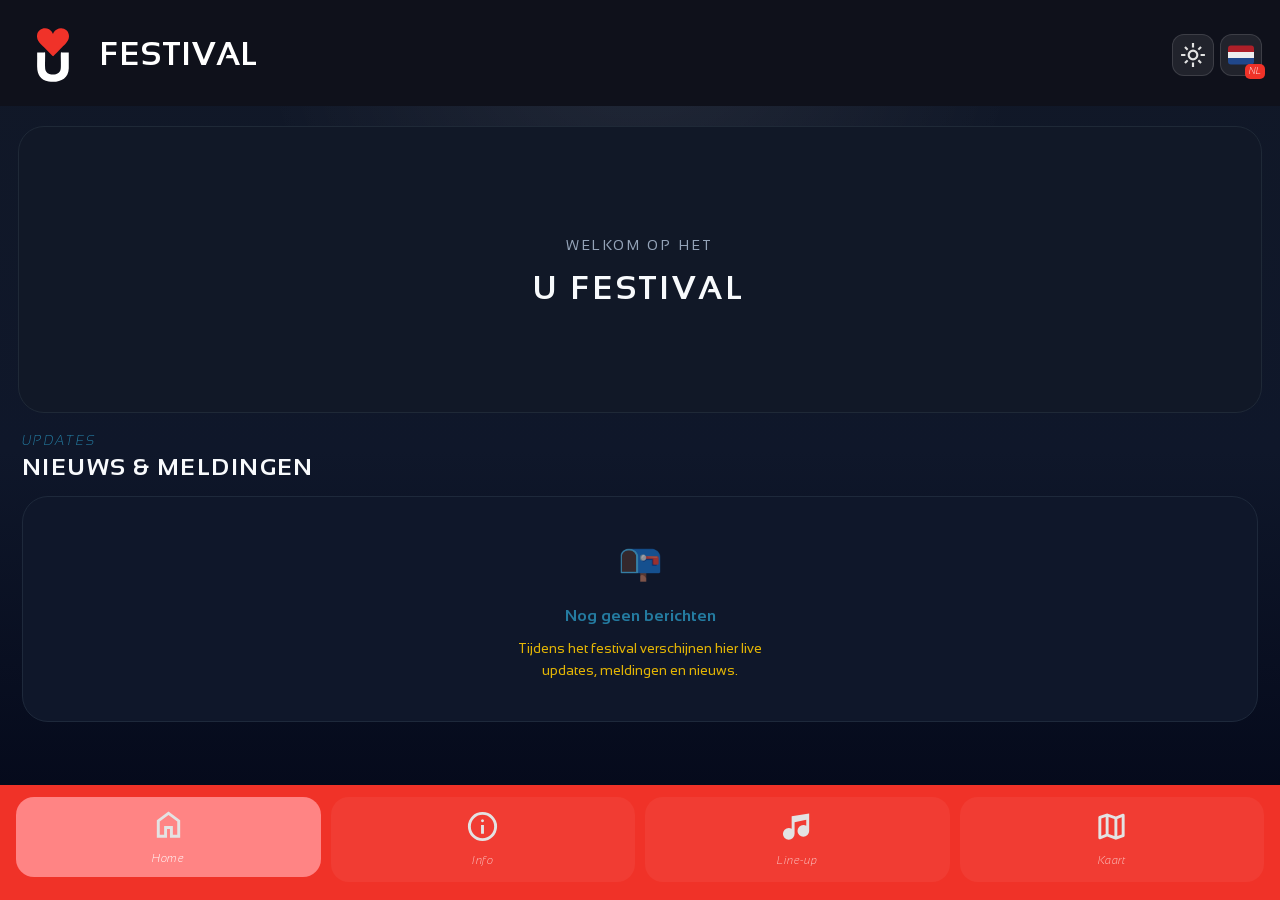
<file: index.html>
<!DOCTYPE html>
<html lang="nl" data-theme="dark" data-lang="nl">
<head>
    <meta charset="UTF-8">
    <meta name="viewport" content="width=device-width, initial-scale=1.0, viewport-fit=cover">
    <title>U Festival</title>
    <link rel="stylesheet" href="./style.css">
    <link rel="manifest" href="./manifest.json">
    <meta name="theme-color" content="#f03228">
    <meta name="mobile-web-app-capable" content="yes">
    <meta name="apple-mobile-web-app-capable" content="yes">
    <meta name="apple-mobile-web-app-status-bar-style" content="black-translucent">
    <meta name="apple-mobile-web-app-title" content="U Festival">
    <link rel="apple-touch-icon" href="./icons/icon-192.png">
    <link rel="preconnect" href="https://fonts.googleapis.com">
    <link rel="preconnect" href="https://fonts.gstatic.com" crossorigin>
    <link href="https://fonts.googleapis.com/css2?family=Sansation:ital,wght@0,300;0,400;0,700;1,300;1,400;1,700&display=swap" rel="stylesheet">
    <!-- Prevent flash of wrong theme/lang -->
    <script>
        (function () {
            var t = localStorage.getItem('ufestival-theme') || 'dark';
            var l = localStorage.getItem('ufestival-lang') || 'nl';
            document.documentElement.dataset.theme = t;
            document.documentElement.dataset.lang = l;
            document.documentElement.lang = l === 'nl' ? 'nl' : 'en';
        })();
    </script>
</head>
<body>
    <div class="app-screen">
        <header class="app-header">
            <div class="header-left">
                <img class="brand-logo" src="svg_files/logo_white.svg" alt="U Festival logo">
                <span class="title-text">FESTIVAL</span>
            </div>
            <div class="header-right">
                <button class="icon-btn theme-btn" id="theme-toggle" aria-label="Schakel lichte modus">
                    <img src="svg_files/light_mode.svg" alt="Toggle theme">
                </button>
                <button class="icon-btn lang-btn" id="lang-toggle" data-label="NL" aria-label="Switch to English">
                    <img class="flag-logo" id="flag-icon" src="svg_files/nederland_flag.svg" alt="NL">
                </button>
            </div>
        </header>

        <main class="wireframe-body scrollable-body">
            <section class="wireframe-card hero-card">
                <span class="hero-label" data-i18n="home.welcome">WELKOM OP HET</span>
                <h1>U FESTIVAL</h1>
            </section>

            <div class="news-section">
                <span class="section-label">UPDATES</span>
                <h2 class="section-title" data-i18n="home.news.title">NIEUWS & MELDINGEN</h2>

                <div class="news-empty-state">
                    <div class="news-empty-icon">📭</div>
                    <p class="news-empty-title" data-i18n="home.news.empty.title">Nog geen berichten</p>
                    <p class="news-empty-sub" data-i18n="home.news.empty.sub">Tijdens het festival verschijnen hier live updates, meldingen en nieuws.</p>
                </div>

            </div>
        </main>

        <nav class="bottom-nav" aria-label="Navigatie">
            <a href="index.html" class="nav-item active">
                <img class="nav-logo" src="svg_files/home_logo.svg" alt="Home">
                <span class="nav-label" data-i18n="nav.home">Home</span>
            </a>
            <a href="pages/info.html" class="nav-item">
                <img class="nav-logo" src="svg_files/info_logo.svg" alt="Info">
                <span class="nav-label" data-i18n="nav.info">Info</span>
            </a>
            <a href="pages/schedule.html" class="nav-item">
                <img class="nav-logo" src="svg_files/music_logo.svg" alt="Line-up">
                <span class="nav-label" data-i18n="nav.lineup">Line-up</span>
            </a>
            <a href="pages/map.html" class="nav-item">
                <img class="nav-logo" src="svg_files/map_logo.svg" alt="Kaart">
                <span class="nav-label" data-i18n="nav.map">Kaart</span>
            </a>
        </nav>
    </div>
    <script src="./app.js"></script>
</body>
</html>
</file>
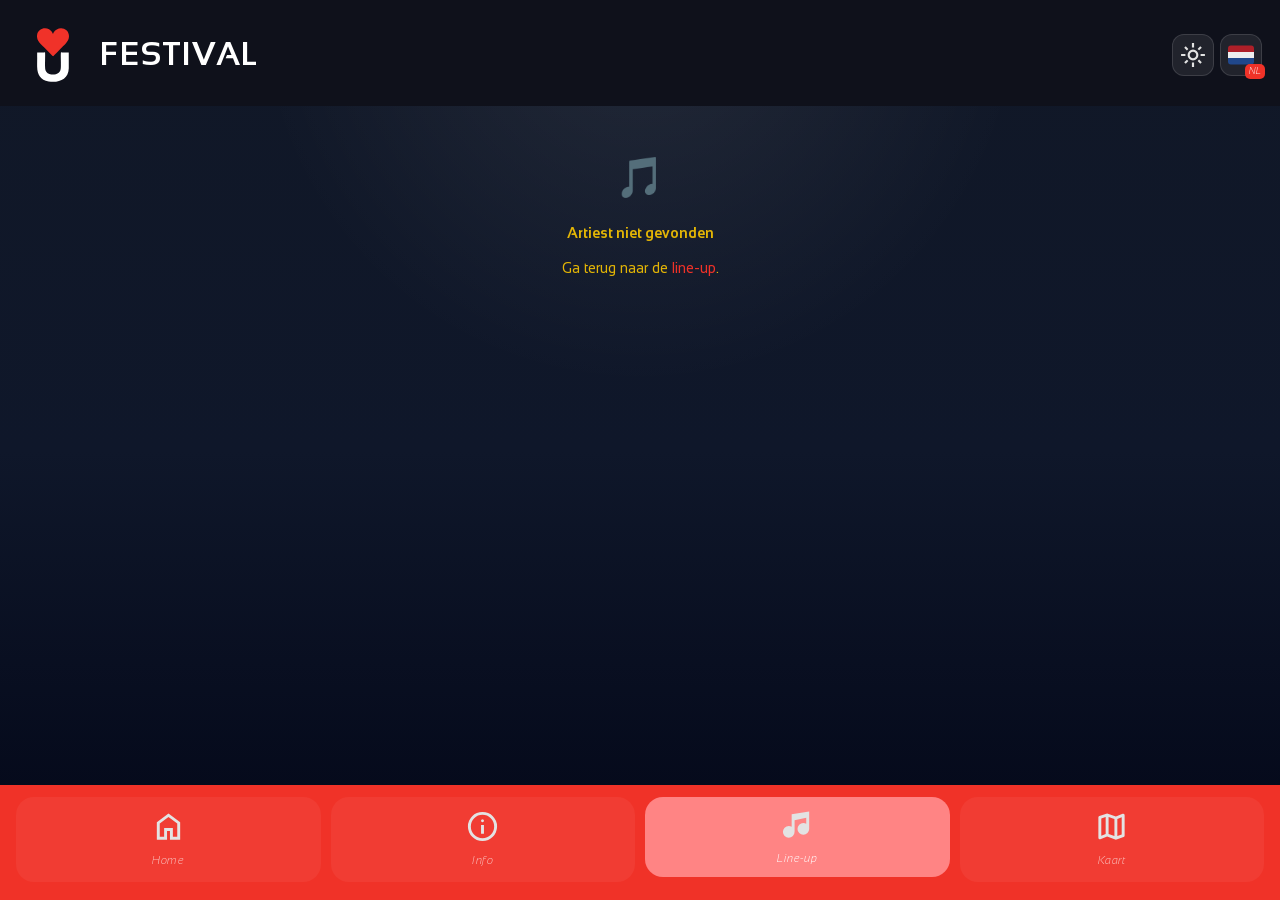
<file: artist.html>
<!DOCTYPE html>
<html lang="nl" data-theme="dark" data-lang="nl">

<head>
    <meta charset="UTF-8">
    <meta name="viewport" content="width=device-width, initial-scale=1.0, viewport-fit=cover">
    <title>U Festival – Artiest</title>
    <link rel="stylesheet" href="./style.css">
    <link rel="manifest" href="./manifest.json">
    <meta name="theme-color" content="#f03228">
    <meta name="mobile-web-app-capable" content="yes">
    <meta name="apple-mobile-web-app-capable" content="yes">
    <meta name="apple-mobile-web-app-status-bar-style" content="black-translucent">
    <meta name="apple-mobile-web-app-title" content="U Festival">
    <link rel="apple-touch-icon" href="./icons/icon-192.png">
    <link rel="preconnect" href="https://fonts.googleapis.com">
    <link rel="preconnect" href="https://fonts.gstatic.com" crossorigin>
    <link href="https://fonts.googleapis.com/css2?family=Sansation:ital,wght@0,300;0,400;0,700;1,300;1,400;1,700&display=swap" rel="stylesheet">
    <script>
        (function () {
            var t = localStorage.getItem('ufestival-theme') || 'dark';
            var l = localStorage.getItem('ufestival-lang') || 'nl';
            document.documentElement.dataset.theme = t;
            document.documentElement.dataset.lang = l;
            document.documentElement.lang = l === 'nl' ? 'nl' : 'en';
        })();
    </script>
    <style>
        /* scrollable middle zone between header and nav */
        .artist-body {
            flex: 1;
            overflow-y: auto;
            overflow-x: hidden;
            -webkit-overflow-scrolling: touch;
        }

        /* ── Hero ── */
        .artist-hero {
            position: relative;
            width: 100%;
            aspect-ratio: 4/3;
            max-height: 300px;
            overflow: hidden;
            flex-shrink: 0;
        }

        .artist-hero img {
            width: 100%;
            height: 100%;
            object-fit: cover;
            object-position: center top;
            display: block;
        }

        .artist-hero::after {
            content: '';
            position: absolute;
            inset: 0;
            background: linear-gradient(to bottom, transparent 30%, var(--bg-fade, #111827) 100%);
        }

        [data-theme="light"] .artist-hero::after {
            --bg-fade: #f8fafc;
        }

        /* back button */
        .back-btn {
            position: absolute;
            top: 12px;
            left: 14px;
            z-index: 10;
            display: flex;
            align-items: center;
            gap: 6px;
            background: rgba(0, 0, 0, 0.45);
            border: none;
            border-radius: 20px;
            padding: 6px 14px 6px 10px;
            color: #fff;
            font-family: 'Sansation', sans-serif;
            font-size: 0.8rem;
            font-weight: 700;
            letter-spacing: 0.05em;
            cursor: pointer;
            backdrop-filter: blur(6px);
            -webkit-backdrop-filter: blur(6px);
            text-decoration: none;
        }

        .back-btn svg {
            width: 16px;
            height: 16px;
            flex-shrink: 0;
        }

        /* stage badge */
        .hero-stage-badge {
            position: absolute;
            bottom: 14px;
            right: 14px;
            z-index: 5;
            background: var(--accent, #f03228);
            color: #fff;
            font-size: 0.65rem;
            font-weight: 700;
            letter-spacing: 0.12em;
            text-transform: uppercase;
            padding: 4px 10px;
            border-radius: 4px;
        }

        /* ── Content ── */
        .artist-content {
            padding: 0 18px 100px;
            display: flex;
            flex-direction: column;
            gap: 0;
        }

        .artist-name-row {
            margin-top: -4px;
        }

        .artist-name {
            font-size: clamp(1.7rem, 7vw, 2.2rem);
            font-weight: 700;
            color: var(--text-primary, #fff);
            line-height: 1.05;
            margin: 0 0 6px;
            text-transform: uppercase;
            letter-spacing: 0.02em;
        }

        .artist-time-pill {
            display: inline-flex;
            align-items: center;
            gap: 6px;
            background: rgba(240, 50, 40, 0.15);
            border: 1px solid rgba(240, 50, 40, 0.4);
            border-radius: 20px;
            padding: 4px 12px;
            font-size: 0.78rem;
            font-weight: 700;
            color: #f03228;
            letter-spacing: 0.06em;
            margin-bottom: 18px;
        }

        .artist-time-pill svg {
            width: 13px;
            height: 13px;
            opacity: 0.85;
        }

        /* genre / descriptor tag */
        .genre-tags {
            display: flex;
            flex-wrap: wrap;
            gap: 7px;
            margin-bottom: 20px;
        }

        .genre-tag {
            background: var(--card-bg, rgba(255,255,255,0.06));
            border: 1px solid var(--card-border, rgba(255,255,255,0.10));
            border-radius: 4px;
            padding: 4px 10px;
            font-size: 0.72rem;
            font-weight: 700;
            letter-spacing: 0.08em;
            text-transform: uppercase;
            color: var(--text-muted, #94a3b8);
        }

        /* section headings */
        .section-heading {
            font-size: 0.65rem;
            font-weight: 700;
            letter-spacing: 0.15em;
            text-transform: uppercase;
            color: #f03228;
            margin-bottom: 8px;
        }

        /* bio */
        .artist-bio {
            font-size: 0.88rem;
            line-height: 1.65;
            color: var(--text-secondary, #cbd5e1);
            margin-bottom: 24px;
        }

        /* divider */
        .divider {
            height: 1px;
            background: var(--divider, rgba(255,255,255,0.08));
            margin-bottom: 20px;
        }

        /* ── YouTube embed ── */
        .video-wrap {
            position: relative;
            width: 100%;
            padding-bottom: 56.25%;
            border-radius: 10px;
            overflow: hidden;
            margin-bottom: 28px;
            background: #000;
        }

        .video-wrap iframe {
            position: absolute;
            inset: 0;
            width: 100%;
            height: 100%;
            border: none;
        }

        /* ── Fade-in animations ── */
        .artist-content > * {
            animation: fadeUp 0.35s ease both;
        }
        .artist-content > *:nth-child(1) { animation-delay: 0.05s; }
        .artist-content > *:nth-child(2) { animation-delay: 0.10s; }
        .artist-content > *:nth-child(3) { animation-delay: 0.15s; }
        .artist-content > *:nth-child(4) { animation-delay: 0.20s; }
        .artist-content > *:nth-child(5) { animation-delay: 0.25s; }
        .artist-content > *:nth-child(6) { animation-delay: 0.30s; }
        .artist-content > *:nth-child(7) { animation-delay: 0.35s; }
        .artist-content > *:nth-child(8) { animation-delay: 0.40s; }

        @keyframes fadeUp {
            from { opacity: 0; transform: translateY(14px); }
            to   { opacity: 1; transform: translateY(0); }
        }

        .artist-hero {
            animation: heroFade 0.5s ease both;
        }

        @keyframes heroFade {
            from { opacity: 0; }
            to   { opacity: 1; }
        }

        /* ── Not found state ── */
        .not-found {
            display: flex;
            flex-direction: column;
            align-items: center;
            justify-content: center;
            flex: 1;
            gap: 12px;
            color: var(--text-muted, #94a3b8);
            font-size: 0.9rem;
            padding: 40px 24px;
            text-align: center;
        }

        .not-found .nf-icon {
            font-size: 2.5rem;
        }
    </style>
</head>

<body>
    <div class="app-screen artist-screen">

        <!-- Same header as schedule.html -->
        <header class="app-header">
            <div class="header-left">
                <img class="brand-logo" src="./svg_files/logo_white.svg" alt="U Festival logo">
                <span class="title-text">FESTIVAL</span>
            </div>
            <div class="header-right">
                <button class="icon-btn theme-btn" id="theme-toggle" aria-label="Schakel lichte modus">
                    <img src="./svg_files/light_mode.svg" alt="Toggle theme">
                </button>
                <button class="icon-btn lang-btn" id="lang-toggle" data-label="NL" aria-label="Switch to English">
                    <img class="flag-logo" id="flag-icon" src="./svg_files/nederland_flag.svg" alt="NL">
                </button>
            </div>
        </header>

        <!-- Scrollable body -->
        <div class="artist-body" id="artist-body">
            <!-- Filled dynamically by JS -->
        </div>

        <!-- Bottom nav -->
        <nav class="bottom-nav" aria-label="Navigatie">
            <a href="index.html" class="nav-item">
                <img class="nav-logo" src="svg_files/home_logo.svg" alt="Home">
                <span class="nav-label" data-i18n="nav.home">Home</span>
            </a>
            <a href="pages/info.html" class="nav-item">
                <img class="nav-logo" src="svg_files/info_logo.svg" alt="Info">
                <span class="nav-label" data-i18n="nav.info">Info</span>
            </a>
            <a href="pages/schedule.html" class="nav-item active">
                <img class="nav-logo" src="svg_files/music_logo.svg" alt="Line-up">
                <span class="nav-label" data-i18n="nav.lineup">Line-up</span>
            </a>
            <a href="pages/map.html" class="nav-item">
                <img class="nav-logo" src="svg_files/map_logo.svg" alt="Kaart">
                <span class="nav-label" data-i18n="nav.map">Kaart</span>
            </a>
        </nav>
    </div>

    <script>
        // ─── All DB data embedded from festival_artists.sql ───────────────────────
        // --- UI translations ---
        const UI = {
            nl: {
                aboutHeading:  'Over de artiest',
                videoHeading:  'Video',
                backLabel:     'Line-up',
                backAriaLabel: 'Terug naar line-up',
                notFound:      'Artiest niet gevonden',
                notFoundSub:   'Ga terug naar de',
                notFoundLink:  'line-up',
                days: { 'Zaterdag': 'Zaterdag', 'Zondag': 'Zondag' }
            },
            en: {
                aboutHeading:  'About the artist',
                videoHeading:  'Video',
                backLabel:     'Line-up',
                backAriaLabel: 'Back to line-up',
                notFound:      'Artist not found',
                notFoundSub:   'Go back to the',
                notFoundLink:  'line-up',
                days: { 'Zaterdag': 'Saturday', 'Zondag': 'Sunday' }
            }
        };

        const ACTS = {
            1: {
                name: 'Armin van Buuren',
                short_description: 'trance icon',
                full_text: 'Five-time "World\'s No. 1 DJ" and trance icon, Armin delivers euphoric, high-energy sets that have headlined festivals from Tomorrowland to Ultra. His uplifting melodies and impeccable mixing keep crowds dancing for hours.',
                image_url: 'artist-images/armin_van_buuren.png',
                video_url: 'https://www.youtube.com/watch?v=TxvpctgU_s8',
                stage: 'Poton Stage',
                day: 'Zaterdag',
                time: '10:30 – 12:00'
            },
            2: {
                name: 'Martin Garrix',
                short_description: 'EDM superstar',
                full_text: 'Broke through as a teenager with "Animals," Martin Garrix has become one of the biggest names in EDM. His anthemic big-room tracks and stadium-sized drops make him a festival favorite across Europe.',
                image_url: 'artist-images/martin_garrix.png',
                video_url: 'https://www.youtube.com/watch?v=Zv1QV6lrc_Y',
                stage: 'Poton Stage',
                day: 'Zondag',
                time: '10:45 – 12:30'
            },
            3: {
                name: 'Kensington',
                short_description: 'indie rock anthems',
                full_text: 'Rotterdam-born indie rock quintet known for soaring choruses and driving guitar riffs. Hits like "Streets" and "Riddles" showcase their knack for arena-ready hooks and emotionally charged lyricism.',
                image_url: 'artist-images/kensington.png',
                video_url: 'https://www.youtube.com/watch?v=IH77eOyV95o',
                stage: 'Poton Stage',
                day: 'Zaterdag',
                time: '13:00 – 14:30'
            },
            4: {
                name: 'Within Temptation',
                short_description: 'symphonic metal pioneers',
                full_text: 'Symphonic metal pioneers fronted by Sharon den Adel. Their cinematic soundscapes and operatic vocals (think "Ice Queen," "Mother Earth") translate into dramatic, visually stunning festival performances.',
                image_url: 'artist-images/within_temptation.png',
                video_url: 'https://www.youtube.com/watch?v=iQVei5C2N4E',
                stage: 'Poton Stage',
                day: 'Zondag',
                time: '14:30 – 16:30'
            },
            5: {
                name: 'De Staat',
                short_description: 'experimental rock innovators',
                full_text: 'Experimental rock outfit from Nijmegen, blending funky grooves with angular guitar work and theatrical stagecraft. Tracks like "Witch Doctor" and "Down Town" highlight their genre-bending approach and infectious energy.',
                image_url: 'artist-images/de_staat.png',
                video_url: 'https://www.youtube.com/watch?v=0ttGgIQpAUc',
                stage: 'Poton Stage',
                day: 'Zaterdag',
                time: '14:30 – 16:30'
            },
            6: {
                name: 'Chef\'Special',
                short_description: 'genre-blending funk-pop',
                full_text: 'A four-piece from Haarlem mixing funk, pop, rock and hip-hop. Their upbeat, genre-fluid sound on songs like "Amigo" and "In Your Arms" makes for joyous, dance-floor-friendly live shows.',
                image_url: 'artist-images/chef_special.png',
                video_url: 'https://www.youtube.com/watch?v=l3jRIr44lss',
                stage: 'Poton Stage',
                day: 'Zondag',
                time: '17:00 – 18:30'
            },
            7: {
                name: 'Navarone',
                short_description: 'hard-hitting rock four-piece',
                full_text: 'Utrecht\'s hard-hitting rock four-piece, delivering riff-driven anthems and dynamic vocals. With a live reputation for raw intensity, they\'re tailor-made for late-night main stages.',
                image_url: 'artist-images/navarone.png',
                video_url: 'https://www.youtube.com/watch?v=EvLpaCSnc4k',
                stage: 'Poton Stage',
                day: 'Zaterdag',
                time: '17:00 – 18:45'
            },
            8: {
                name: 'Dotan',
                short_description: 'folk-pop singer-songwriter',
                full_text: 'Folk-pop singer-songwriter whose intimate voice and acoustic arrangements (notably on "Home") have earned him platinum sales and sell-out shows. His heartfelt storytelling connects deeply on festival acoustic stages.',
                image_url: 'artist-images/dotan.png',
                video_url: 'https://www.youtube.com/watch?v=FZEuqzW16Nw',
                stage: 'Poton Stage',
                day: 'Zaterdag',
                time: '19:30 – 21:30'
            },
            9: {
                name: 'Eefje de Visser',
                short_description: 'atmospheric indie-pop',
                full_text: 'Indie-pop artist crafting atmospheric, electronic-tinged songs. Her hypnotic vocals and lush production (as heard on "Ongeveer") create a dreamlike vibe perfect for twilight festival slots.',
                image_url: 'artist-images/eefje_de_visser.png',
                video_url: 'https://www.youtube.com/watch?v=6IlLJNmLDMg',
                stage: 'Poton Stage',
                day: 'Zondag',
                time: '19:30 – 21:00'
            },
            10: {
                name: 'Froukje',
                short_description: 'candid pop songwriter',
                full_text: 'Breakthrough pop singer Froukje Veenstra combines candid lyrics with catchy, synth-driven hooks. Since her 2021 debut, she\'s become a voice of her generation—ideal for mid-day festival stages.',
                image_url: 'artist-images/froukje.png',
                video_url: 'https://www.youtube.com/watch?v=g4PlReX9e-E',
                stage: 'Poton Stage',
                day: 'Zaterdag',
                time: '21:15 – 23:00'
            },
            11: {
                name: 'Spinvis',
                short_description: 'Poetic lo-fi surrealist in pop form',
                full_text: 'Erik de Jong performs under the moniker Spinvis, crafting poetic, collage-like songs that blend spoken-word snippets, lo-fi electronics and wistful pop. Since his debut album in 2002—recorded in his attic—he\'s become a fixture of Dutch indie, renowned for narratives that feel both intimate and surreal. His live shows turn everyday observations into shared, dreamlike experiences.',
                image_url: 'artist-images/spinvis.png',
                video_url: 'https://www.youtube.com/watch?v=F3ZTrGWSLf4',
                stage: 'Poton Stage',
                day: 'Zondag',
                time: '21:15 – 23:00'
            }
        };

        // ─── Helper: YouTube watch URL → embed URL ────────────────────────────────
        function toEmbedUrl(url) {
            const m = url.match(/[?&]v=([^&]+)/);
            return m ? `https://www.youtube.com/embed/${m[1]}?rel=0` : null;
        }

        // --- Render ---
        function render() {
            const lang = document.documentElement.dataset.lang || 'nl';
            const t = UI[lang] || UI.nl;

            const params = new URLSearchParams(window.location.search);
            const id = parseInt(params.get('id'));
            const act = ACTS[id];
            const body = document.getElementById('artist-body');

            if (!act) {
                body.innerHTML = `
                    <div class="not-found">
                        <span class="nf-icon">&#127925;</span>
                        <strong>${t.notFound}</strong>
                        <span>${t.notFoundSub} <a href="./pages/schedule.html" style="color:#f03228">${t.notFoundLink}</a>.</span>
                    </div>`;
                return;
            }

            document.title = `U Festival \u2013 ${act.name}`;
            const embedUrl = toEmbedUrl(act.video_url);
            const dayLabel = t.days[act.day] || act.day;

            body.innerHTML = `
                <div class="artist-hero">
                    <img
                        src="${act.image_url}"
                        alt="${act.name}"
                        onerror="this.style.display='none'; this.parentElement.style.background='linear-gradient(135deg,#1a0a0a 0%,#3a0c0c 50%,#f03228 100%)';"
                    >
                    <a href="./pages/schedule.html" class="back-btn" aria-label="${t.backAriaLabel}">
                        <svg viewBox="0 0 24 24" fill="none" stroke="currentColor" stroke-width="2.5" stroke-linecap="round" stroke-linejoin="round">
                            <polyline points="15 18 9 12 15 6"></polyline>
                        </svg>
                        ${t.backLabel}
                    </a>
                    <span class="hero-stage-badge">${act.stage}</span>
                </div>

                <div class="artist-content">
                    <div class="artist-name-row">
                        <h1 class="artist-name">${act.name}</h1>
                        <div class="artist-time-pill">
                            <svg viewBox="0 0 24 24" fill="none" stroke="currentColor" stroke-width="2.5" stroke-linecap="round" stroke-linejoin="round">
                                <circle cx="12" cy="12" r="10"></circle>
                                <polyline points="12 6 12 12 16 14"></polyline>
                            </svg>
                            ${dayLabel} \u00b7 ${act.time}
                        </div>
                    </div>

                    <div class="genre-tags">
                        <span class="genre-tag">${act.short_description}</span>
                    </div>

                    <p class="section-heading">${t.aboutHeading}</p>
                    <p class="artist-bio">${act.full_text}</p>

                    <div class="divider"></div>

                    ${embedUrl ? `
                    <p class="section-heading">${t.videoHeading}</p>
                    <div class="video-wrap">
                        <iframe
                            src="${embedUrl}"
                            title="${act.name} video"
                            allow="accelerometer; autoplay; clipboard-write; encrypted-media; gyroscope; picture-in-picture"
                            allowfullscreen
                            loading="lazy"
                        ></iframe>
                    </div>
                    ` : ''}
                </div>
            `;
        }

        // Initial render + re-render on language switch
        render();
        new MutationObserver(function () { render(); })
            .observe(document.documentElement, { attributes: true, attributeFilter: ['data-lang'] });
    </script>

    <script src="./app.js"></script>
</body>
</html>
</file>
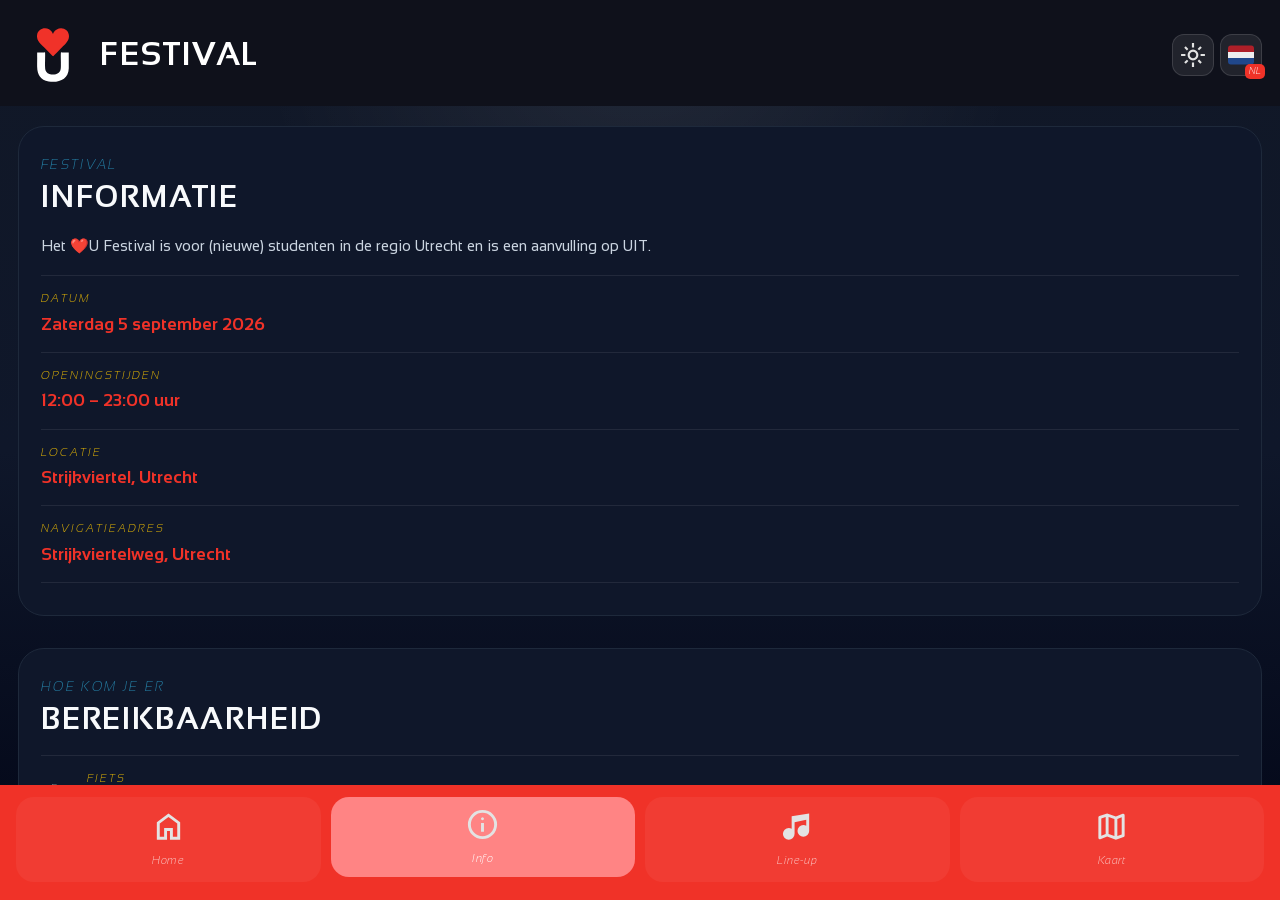
<file: info.html>
<!DOCTYPE html>
<html lang="nl" data-theme="dark" data-lang="nl">
<head>
    <meta charset="UTF-8">
    <meta name="viewport" content="width=device-width, initial-scale=1.0, viewport-fit=cover">
    <title>U Festival – Info</title>
    <link rel="stylesheet" href="style.css">
    <link rel="manifest" href="manifest.json">
    <meta name="theme-color" content="#f03228">
    <meta name="mobile-web-app-capable" content="yes">
    <meta name="apple-mobile-web-app-capable" content="yes">
    <meta name="apple-mobile-web-app-status-bar-style" content="black-translucent">
    <meta name="apple-mobile-web-app-title" content="U Festival">
    <link rel="apple-touch-icon" href="icons/icon-192.png">
    <link rel="preconnect" href="https://fonts.googleapis.com">
    <link rel="preconnect" href="https://fonts.gstatic.com" crossorigin>
    <link href="https://fonts.googleapis.com/css2?family=Sansation:ital,wght@0,300;0,400;0,700;1,300;1,400;1,700&display=swap" rel="stylesheet">
    <script>
        (function () {
            var t = localStorage.getItem('ufestival-theme') || 'dark';
            var l = localStorage.getItem('ufestival-lang') || 'nl';
            document.documentElement.dataset.theme = t;
            document.documentElement.dataset.lang = l;
            document.documentElement.lang = l === 'nl' ? 'nl' : 'en';
        })();
    </script>
</head>
<body>
    <div class="app-screen">
        <header class="app-header">
            <div class="header-left">
                <img class="brand-logo" src="svg_files/logo_white.svg" alt="U Festival logo">
                <span class="title-text">FESTIVAL</span>
            </div>
            <div class="header-right">
                <button class="icon-btn theme-btn" id="theme-toggle" aria-label="Schakel lichte modus">
                    <img src="svg_files/light_mode.svg" alt="Toggle theme">
                </button>
                <button class="icon-btn lang-btn" id="lang-toggle" data-label="NL" aria-label="Switch to English">
                    <img class="flag-logo" id="flag-icon" src="svg_files/nederland_flag.svg" alt="NL">
                </button>
            </div>
        </header>

        <main class="wireframe-body scrollable-body">

            <!-- ── Algemeen ── -->
            <section class="wireframe-card content-card">
                <span class="section-label">FESTIVAL</span>
                <h2 class="section-title">INFORMATIE</h2>
                <p>Het ❤️U Festival is voor (nieuwe) studenten in de regio Utrecht en is een aanvulling op UIT.</p>

                <div class="info-block">
                    <span class="info-block-label">DATUM</span>
                    <span class="info-block-value">Zaterdag 5 september 2026</span>
                </div>
                <div class="info-block">
                    <span class="info-block-label">OPENINGSTIJDEN</span>
                    <span class="info-block-value">12:00 – 23:00 uur</span>
                </div>
                <div class="info-block">
                    <span class="info-block-label">LOCATIE</span>
                    <span class="info-block-value">Strijkviertel, Utrecht</span>
                </div>
                <div class="info-block">
                    <span class="info-block-label">NAVIGATIEADRES</span>
                    <span class="info-block-value">Strijkviertelweg, Utrecht</span>
                </div>
            </section>

            <!-- ── Bereikbaarheid ── -->
            <section class="wireframe-card content-card" style="margin-top: 14px;">
                <span class="section-label">HOE KOM JE ER</span>
                <h2 class="section-title">BEREIKBAARHEID</h2>

                <div class="info-reach-block">
                    <div class="info-reach-icon">🚲</div>
                    <div>
                        <span class="info-block-label">FIETS</span>
                        <p>Er is een grote gratis fietsenstalling aanwezig waar je jouw fiets de gehele dag kunt stallen.</p>
                    </div>
                </div>

                <div class="info-reach-block">
                    <div class="info-reach-icon">🚗</div>
                    <div>
                        <span class="info-block-label">AUTO</span>
                        <p>Parkeren op P+R Papendorp. Koop je ticket van tevoren — volg de borden 'P online ticket'. Geen ticket? Kopen bij de parkeerwachter op locatie (PIN ONLY). Let op: <strong>VOL = VOL</strong></p>
                    </div>
                </div>

                <div class="info-reach-block">
                    <div class="info-reach-icon">🚌</div>
                    <div>
                        <span class="info-block-label">OPENBAAR VERVOER</span>
                        <p>Reis plannen via <strong>9292.nl</strong></p>
                    </div>
                </div>

                <div class="info-reach-block">
                    <div class="info-reach-icon">🚐</div>
                    <div>
                        <span class="info-block-label">GRATIS SHUTTLEBUS</span>
                        <p>Vanaf Utrecht Centraal (Mineurslaan). Volg de witte bordjes met zwarte pijlen én '❤️U Festival'.</p>
                        <div class="shuttle-times">
                            <div class="shuttle-chip">▶ Richting festival: 12:00 – 19:00</div>
                            <div class="shuttle-chip">◀ Terug naar station: vanaf 21:00</div>
                        </div>
                    </div>
                </div>

                <div class="info-reach-block" style="border-bottom: none;">
                    <div class="info-reach-icon">🚕</div>
                    <div>
                        <span class="info-block-label">TAXI & KISS AND RIDE</span>
                        <p>Navigeer naar Strijkviertel, De Meern (Utrecht). Volg de borden "Kiss & Ride ❤️U Festival".</p>
                    </div>
                </div>
            </section>

            <!-- ── Lockers ── -->
            <section class="wireframe-card content-card" style="margin-top: 14px;">
                <span class="section-label">OP HET TERREIN</span>
                <h2 class="section-title">LOCKERS</h2>
                <p>Op het festivalterrein zijn kluisjes aanwezig (medium & groot) waar je je spullen veilig kunt opbergen. Hier passen 3 à 4 jassen in.</p>
                <div class="info-block">
                    <span class="info-block-label">OPENEN & SLUITEN</span>
                    <span class="info-block-value">Onbeperkt de hele dag</span>
                </div>
                <div class="info-block">
                    <span class="info-block-label">RESERVEREN</span>
                    <span class="info-block-value">Niet mogelijk — alleen op locatie</span>
                </div>
            </section>

            <!-- ── Golden GLU ── -->
            <section class="wireframe-card content-card golden-glu-card" style="margin-top: 14px;">
                <span class="section-label">SPECIAAL</span>
                <h2 class="section-title">✨ GOLDEN GLU</h2>
                <p>Studenten van het GLU hebben speciale privileges tijdens het festival. Herkenbaar aan een <strong>gouden armbandje</strong>.</p>
                <div class="info-block">
                    <span class="info-block-label">VOORDELEN</span>
                    <span class="info-block-value">Gouden toiletten & goud gemarkeerde bestelpunten — zonder wachtrij</span>
                </div>
            </section>

            <!-- ── FAQ ── -->
            <section class="wireframe-card content-card" style="margin-top: 14px; margin-bottom: 14px;">
                <span class="section-label">VEELGESTELDE VRAGEN</span>
                <h2 class="section-title">FAQ</h2>

                <div class="faq-item">
                    <div class="faq-q">💊 Ik gebruik medicatie. Wat nu?</div>
                    <p>Medicijnen meenemen is toegestaan in een dagdosis. Een doktersverklaring of medicatiepaspoort is verplicht. De beveiliging beoordeelt de documentatie. Bij gevaarlijke combinaties (bijv. met alcohol) kan de EHBO de medicijnen in bewaring nemen — je kunt deze dan uitsluitend bij de EHBO innemen.</p>
                </div>

                <div class="faq-item">
                    <div class="faq-q">🚪 Mag ik het terrein tussentijds verlaten?</div>
                    <p>Nee, helaas niet. Om de veiligheid te waarborgen is verlaten en herbetreden niet toegestaan. Hier zijn geen uitzonderingen op. Er zijn genoeg loungeplekken, foodstands en bars aanwezig om de hele dag comfortabel door te brengen.</p>
                </div>
            </section>

        </main>

        <nav class="bottom-nav" aria-label="Navigatie">
            <a href="index.html" class="nav-item">
                <img class="nav-logo" src="svg_files/home_logo.svg" alt="Home">
                <span class="nav-label" data-i18n="nav.home">Home</span>
            </a>
            <a href="info.html" class="nav-item active">
                <img class="nav-logo" src="svg_files/info_logo.svg" alt="Info">
                <span class="nav-label" data-i18n="nav.info">Info</span>
            </a>
            <a href="schedule.html" class="nav-item">
                <img class="nav-logo" src="svg_files/music_logo.svg" alt="Line-up">
                <span class="nav-label" data-i18n="nav.lineup">Line-up</span>
            </a>
            <a href="map.html" class="nav-item">
                <img class="nav-logo" src="svg_files/map_logo.svg" alt="Kaart">
                <span class="nav-label" data-i18n="nav.map">Kaart</span>
            </a>
        </nav>
    </div>
    <script src="app.js"></script>
</body>
</html>
</file>
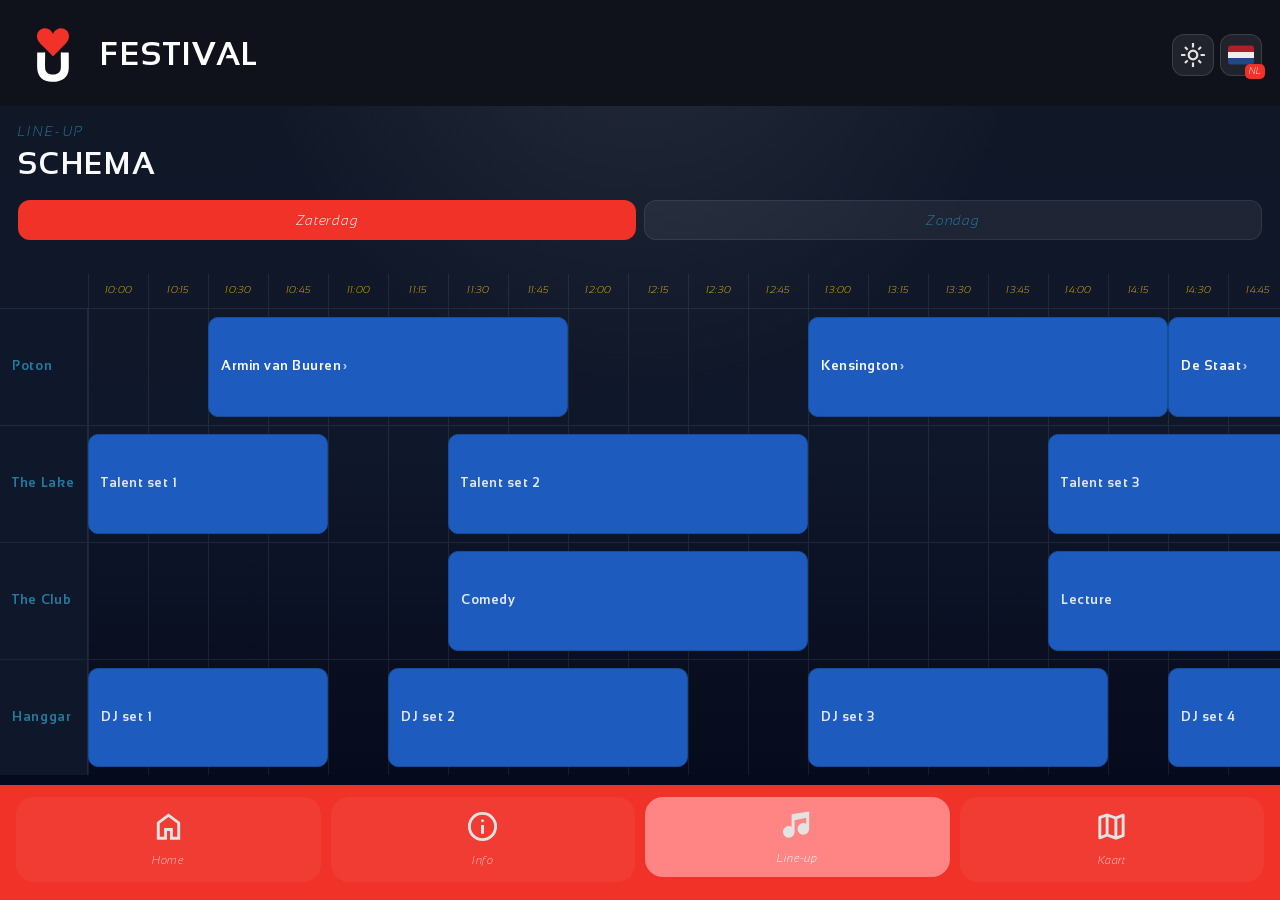
<file: schedule.html>
<!DOCTYPE html>
<html lang="nl" data-theme="dark" data-lang="nl">

<head>
    <meta charset="UTF-8">
    <meta name="viewport" content="width=device-width, initial-scale=1.0, viewport-fit=cover">
    <title>U Festival – Line-up</title>
    <link rel="stylesheet" href="style.css">
    <link rel="manifest" href="manifest.json">
    <meta name="theme-color" content="#f03228">
    <meta name="mobile-web-app-capable" content="yes">
    <meta name="apple-mobile-web-app-capable" content="yes">
    <meta name="apple-mobile-web-app-status-bar-style" content="black-translucent">
    <meta name="apple-mobile-web-app-title" content="U Festival">
    <link rel="apple-touch-icon" href="icons/icon-192.png">
    <link rel="preconnect" href="https://fonts.googleapis.com">
    <link rel="preconnect" href="https://fonts.gstatic.com" crossorigin>
    <link href="https://fonts.googleapis.com/css2?family=Sansation:ital,wght@0,300;0,400;0,700;1,300;1,400;1,700&display=swap" rel="stylesheet">
    <script>
        (function () {
            var t = localStorage.getItem('ufestival-theme') || 'dark';
            var l = localStorage.getItem('ufestival-lang') || 'nl';
            document.documentElement.dataset.theme = t;
            document.documentElement.dataset.lang = l;
            document.documentElement.lang = l === 'nl' ? 'nl' : 'en';
        })();
    </script>
    <style>
        .perf-block.has-link {
            text-decoration: none;
            color: inherit;
            display: flex;
            align-items: center;
            box-sizing: border-box;
        }

        .perf-block.has-link::after {
            content: ' ›';
            opacity: 0.7;
            font-weight: 700;
            margin-left: 2px;
        }

        .perf-block.has-link:hover,
        .perf-block.has-link:active {
            filter: brightness(1.2);
        }
    </style>
</head>

<body>
    <div class="app-screen">
        <header class="app-header">
            <div class="header-left">
                <img class="brand-logo" src="svg_files/logo_white.svg" alt="U Festival logo">
                <span class="title-text">FESTIVAL</span>
            </div>
            <div class="header-right">
                <button class="icon-btn theme-btn" id="theme-toggle" aria-label="Schakel lichte modus">
                    <img src="svg_files/light_mode.svg" alt="Toggle theme">
                </button>
                <button class="icon-btn lang-btn" id="lang-toggle" data-label="NL" aria-label="Switch to English">
                    <img class="flag-logo" id="flag-icon" src="svg_files/nederland_flag.svg" alt="NL">
                </button>
            </div>
        </header>

        <main class="schedule-outer">
            <div class="sched-header">
                <span class="section-label" data-i18n="schedule.label">LINE-UP</span>
                <h2 class="section-title" data-i18n="schedule.title">SCHEMA</h2>
            </div>

            <div class="day-toggle-wrap">
                <div class="day-toggle">
                    <button class="day-btn active" data-day="saturday" data-i18n="schedule.saturday">Zaterdag</button>
                    <button class="day-btn" data-day="sunday" data-i18n="schedule.sunday">Zondag</button>
                </div>
            </div>

            <div class="timeline-scroll" id="timeline-scroll"></div>
        </main>

        <nav class="bottom-nav" aria-label="Navigatie">
            <a href="index.html" class="nav-item">
                <img class="nav-logo" src="svg_files/home_logo.svg" alt="Home">
                <span class="nav-label" data-i18n="nav.home">Home</span>
            </a>
            <a href="info.html" class="nav-item">
                <img class="nav-logo" src="svg_files/info_logo.svg" alt="Info">
                <span class="nav-label" data-i18n="nav.info">Info</span>
            </a>
            <a href="schedule.html" class="nav-item active">
                <img class="nav-logo" src="svg_files/music_logo.svg" alt="Line-up">
                <span class="nav-label" data-i18n="nav.lineup">Line-up</span>
            </a>
            <a href="map.html" class="nav-item">
                <img class="nav-logo" src="svg_files/map_logo.svg" alt="Kaart">
                <span class="nav-label" data-i18n="nav.map">Kaart</span>
            </a>
        </nav>
    </div>

    <script>
        // ─── Schedule data ─────────────────────────────────────────────────────────
        // Artists that exist in the DB get link: 'artist.html?id=X'
        // All other slots have no link (talent sets, DJ sets, etc.)
        const SCHEDULE = {
            saturday: [
                {
                    stage: 'Poton', perfs: [
                        { label: 'Armin van Buuren',  cls: 'poton', left: 2,  width: 6, link: 'artist.html?id=1'  },
                        { label: 'Kensington',        cls: 'poton', left: 12, width: 6, link: 'artist.html?id=3'  },
                        { label: 'De Staat',          cls: 'poton', left: 18, width: 8, link: 'artist.html?id=5'  },
                        { label: 'Navarone',          cls: 'poton', left: 28, width: 7, link: 'artist.html?id=7'  },
                        { label: 'Dotan',             cls: 'poton', left: 38, width: 8, link: 'artist.html?id=8'  },
                        { label: 'Froukje',           cls: 'poton', left: 49, width: 7, link: 'artist.html?id=10' },
                    ]
                },
                {
                    stage: 'The Lake', perfs: [
                        { label: 'Talent set 1', cls: 'lake', left: 0,  width: 4 },
                        { label: 'Talent set 2', cls: 'lake', left: 6,  width: 6 },
                        { label: 'Talent set 3', cls: 'lake', left: 16, width: 6 },
                        { label: 'Talent set 4', cls: 'lake', left: 26, width: 4 },
                        { label: 'Talent set 5', cls: 'lake', left: 34, width: 6 },
                        { label: 'Talent set 6', cls: 'lake', left: 44, width: 6 },
                        { label: 'Talent set 7', cls: 'lake', left: 48, width: 6 },
                    ]
                },
                {
                    stage: 'The Club', perfs: [
                        { label: 'Comedy',       cls: 'club', left: 6,  width: 6 },
                        { label: 'Lecture',      cls: 'club', left: 16, width: 6 },
                        { label: 'Theater',      cls: 'club', left: 26, width: 6 },
                        { label: 'Movie',        cls: 'club', left: 32, width: 7 },
                        { label: 'Performance',  cls: 'club', left: 41, width: 6 },
                        { label: 'Illusioinist', cls: 'club', left: 49, width: 7 },
                    ]
                },
                {
                    stage: 'Hanggar', perfs: [
                        { label: 'DJ set 1', cls: 'hanggar', left: 0,  width: 4 },
                        { label: 'DJ set 2', cls: 'hanggar', left: 5,  width: 5 },
                        { label: 'DJ set 3', cls: 'hanggar', left: 12, width: 5 },
                        { label: 'DJ set 4', cls: 'hanggar', left: 18, width: 6 },
                        { label: 'DJ set 5', cls: 'hanggar', left: 26, width: 6 },
                        { label: 'DJ set 6', cls: 'hanggar', left: 33, width: 6 },
                        { label: 'DJ set 7', cls: 'hanggar', left: 40, width: 7 },
                        { label: 'DJ set 8', cls: 'hanggar', left: 49, width: 7 },
                    ]
                },
            ],
            sunday: [
                {
                    stage: 'Poton', perfs: [
                        { label: 'Martin Garrix',    cls: 'poton', left: 3,  width: 7, link: 'artist.html?id=2'  },
                        { label: 'Within Temptation',cls: 'poton', left: 18, width: 8, link: 'artist.html?id=4'  },
                        { label: "Chef'Special",     cls: 'poton', left: 28, width: 6, link: 'artist.html?id=6'  },
                        { label: 'Eefje de Visser',  cls: 'poton', left: 38, width: 7, link: 'artist.html?id=9'  },
                        { label: 'Spinvis',          cls: 'poton', left: 49, width: 7, link: 'artist.html?id=11' },
                    ]
                },
                {
                    stage: 'The Lake', perfs: [
                        { label: 'Talent set 1', cls: 'lake', left: 0,  width: 4 },
                        { label: 'Talent set 2', cls: 'lake', left: 6,  width: 6 },
                        { label: 'Talent set 3', cls: 'lake', left: 16, width: 6 },
                        { label: 'Talent set 4', cls: 'lake', left: 26, width: 4 },
                        { label: 'Talent set 5', cls: 'lake', left: 34, width: 6 },
                        { label: 'Talent set 6', cls: 'lake', left: 44, width: 6 },
                    ]
                },
                {
                    stage: 'The Club', perfs: [
                        { label: 'Comedy',    cls: 'club', left: 6,  width: 6 },
                        { label: 'Lecture',   cls: 'club', left: 14, width: 6 },
                        { label: 'Theater',   cls: 'club', left: 26, width: 6 },
                        { label: 'Movie',     cls: 'club', left: 32, width: 6 },
                        { label: 'Magic Show',cls: 'club', left: 42, width: 6 },
                    ]
                },
                {
                    stage: 'Hanggar', perfs: [
                        { label: 'DJ set 1', cls: 'hanggar', left: 0,  width: 3 },
                        { label: 'DJ set 2', cls: 'hanggar', left: 4,  width: 5 },
                        { label: 'DJ set 3', cls: 'hanggar', left: 13, width: 6 },
                        { label: 'DJ set 4', cls: 'hanggar', left: 18, width: 6 },
                        { label: 'DJ set 5', cls: 'hanggar', left: 26, width: 6 },
                        { label: 'DJ set 6', cls: 'hanggar', left: 33, width: 5 },
                        { label: 'DJ set 7', cls: 'hanggar', left: 40, width: 7 },
                        { label: 'DJ set 8', cls: 'hanggar', left: 48, width: 8 },
                    ]
                },
            ]
        };

        // ─── Builder ───────────────────────────────────────────────────────────────
        const SLOTS = 56;
        const START_HOUR = 10;

        function buildTimeRuler() {
            const ruler = document.createElement('div');
            ruler.className = 'time-ruler';
            ruler.innerHTML = '<div class="time-ruler-spacer"></div>';
            for (let i = 0; i < SLOTS; i++) {
                const totalMin = START_HOUR * 60 + i * 15;
                const h = String(Math.floor(totalMin / 60)).padStart(2, '0');
                const m = String(totalMin % 60).padStart(2, '0');
                ruler.innerHTML += `<div class="time-tick">${h}:${m}</div>`;
            }
            return ruler;
        }

        function buildStageRow({ stage, perfs }) {
            const row = document.createElement('div');
            row.className = 'stage-row';

            const label = document.createElement('div');
            label.className = 'stage-label';
            label.textContent = stage;

            const cells = document.createElement('div');
            cells.className = 'stage-cells';
            cells.innerHTML = '<div class="cell-bg"></div>'.repeat(SLOTS);

            for (const p of perfs) {
                const el = p.link ? document.createElement('a') : document.createElement('div');
                if (p.link) el.href = p.link;
                el.className = `perf-block ${p.cls}${p.link ? ' has-link' : ''}`;
                el.style.cssText = `left:calc(${p.left}*var(--slot)); width:calc(${p.width}*var(--slot))`;
                el.textContent = p.label;
                cells.appendChild(el);
            }

            row.appendChild(label);
            row.appendChild(cells);
            return row;
        }

        function buildDaySchedule(dayId, stages, hidden) {
            const wrap = document.createElement('div');
            wrap.className = 'day-schedule' + (hidden ? ' hidden' : '');
            wrap.id = dayId;

            const grid = document.createElement('div');
            grid.className = 'timeline-grid';
            grid.appendChild(buildTimeRuler());
            stages.forEach(s => grid.appendChild(buildStageRow(s)));

            wrap.appendChild(grid);
            return wrap;
        }

        // ─── Render ────────────────────────────────────────────────────────────────
        const container = document.getElementById('timeline-scroll');
        container.appendChild(buildDaySchedule('saturday', SCHEDULE.saturday, false));
        container.appendChild(buildDaySchedule('sunday',   SCHEDULE.sunday,   true));
    </script>

    <script src="app.js"></script>
</body>

</html>
</file>
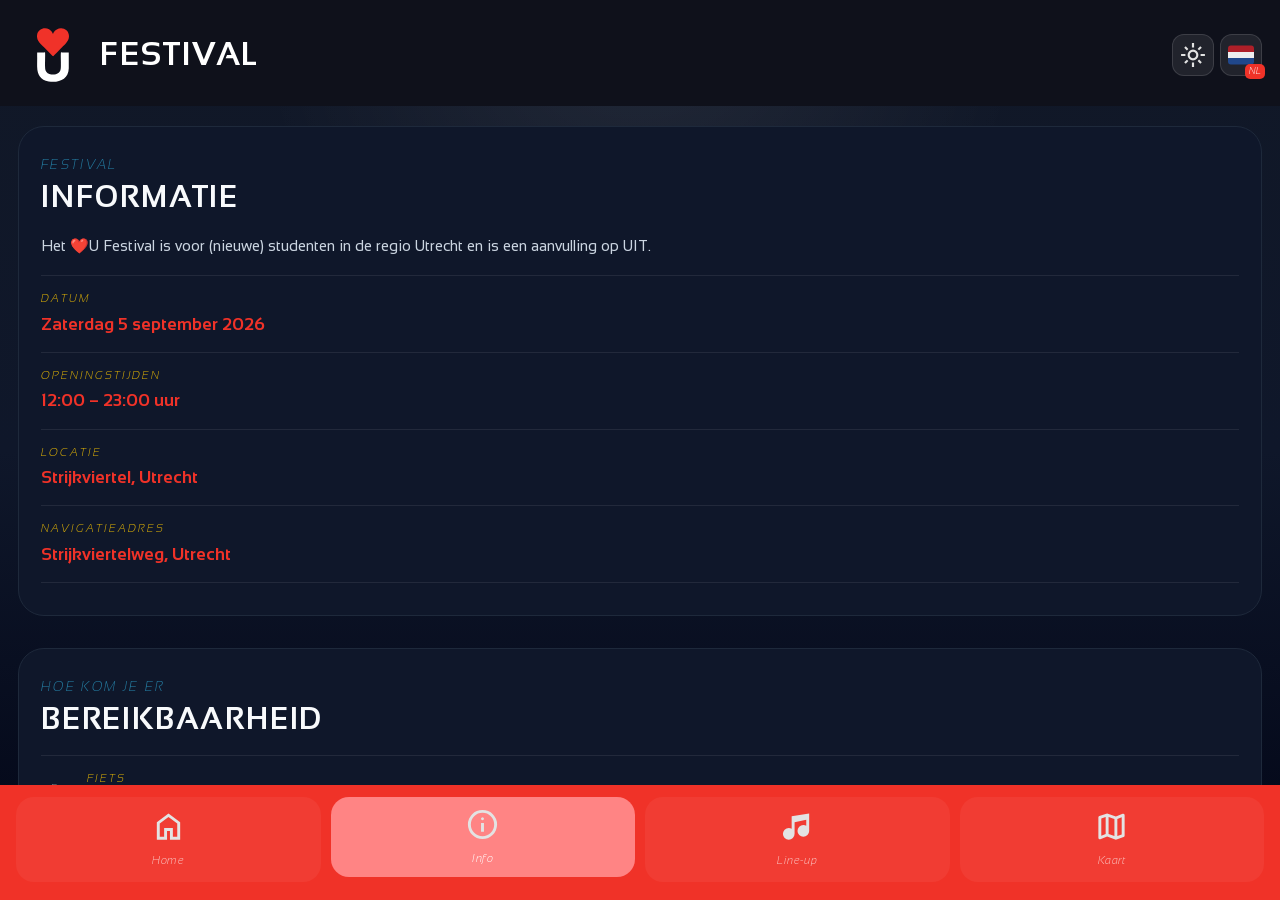
<file: pages/info.html>
<!DOCTYPE html>
<html lang="nl" data-theme="dark" data-lang="nl">
<head>
    <meta charset="UTF-8">
    <meta name="viewport" content="width=device-width, initial-scale=1.0, viewport-fit=cover">
    <title>U Festival – Info</title>
    <link rel="stylesheet" href="../style.css">
    <link rel="manifest" href="../manifest.json">
    <meta name="theme-color" content="#f03228">
    <meta name="mobile-web-app-capable" content="yes">
    <meta name="apple-mobile-web-app-capable" content="yes">
    <meta name="apple-mobile-web-app-status-bar-style" content="black-translucent">
    <meta name="apple-mobile-web-app-title" content="U Festival">
    <link rel="apple-touch-icon" href="../icons/icon-192.png">
    <link rel="preconnect" href="https://fonts.googleapis.com">
    <link rel="preconnect" href="https://fonts.gstatic.com" crossorigin>
    <link href="https://fonts.googleapis.com/css2?family=Sansation:ital,wght@0,300;0,400;0,700;1,300;1,400;1,700&display=swap" rel="stylesheet">
    <script>
        (function () {
            var t = localStorage.getItem('ufestival-theme') || 'dark';
            var l = localStorage.getItem('ufestival-lang') || 'nl';
            document.documentElement.dataset.theme = t;
            document.documentElement.dataset.lang = l;
            document.documentElement.lang = l === 'nl' ? 'nl' : 'en';
        })();
    </script>
</head>
<body>
    <div class="app-screen">
        <header class="app-header">
            <div class="header-left">
                <img class="brand-logo" src="../svg_files/logo_white.svg" alt="U Festival logo">
                <span class="title-text">FESTIVAL</span>
            </div>
            <div class="header-right">
                <button class="icon-btn theme-btn" id="theme-toggle" aria-label="Schakel lichte modus">
                    <img src="../svg_files/light_mode.svg" alt="Toggle theme">
                </button>
                <button class="icon-btn lang-btn" id="lang-toggle" data-label="NL" aria-label="Switch to English">
                    <img class="flag-logo" id="flag-icon" src="../svg_files/nederland_flag.svg" alt="NL">
                </button>
            </div>
        </header>

        <main class="wireframe-body scrollable-body">

            <!-- ── Algemeen ── -->
            <section class="wireframe-card content-card">
                <span class="section-label" data-trans="s1.label">FESTIVAL</span>
                <h2 class="section-title" data-trans="s1.title">INFORMATIE</h2>
                <p data-trans="s1.intro">Het ❤️U Festival is voor (nieuwe) studenten in de regio Utrecht en is een aanvulling op UIT.</p>

                <div class="info-block">
                    <span class="info-block-label" data-trans="s1.datum.lbl">DATUM</span>
                    <span class="info-block-value" data-trans="s1.datum.val">Zaterdag 5 september 2026</span>
                </div>
                <div class="info-block">
                    <span class="info-block-label" data-trans="s1.hours.lbl">OPENINGSTIJDEN</span>
                    <span class="info-block-value" data-trans="s1.hours.val">12:00 – 23:00 uur</span>
                </div>
                <div class="info-block">
                    <span class="info-block-label" data-trans="s1.loc.lbl">LOCATIE</span>
                    <span class="info-block-value" data-trans="s1.loc.val">Strijkviertel, Utrecht</span>
                </div>
                <div class="info-block">
                    <span class="info-block-label" data-trans="s1.nav.lbl">NAVIGATIEADRES</span>
                    <span class="info-block-value" data-trans="s1.nav.val">Strijkviertelweg, Utrecht</span>
                </div>
            </section>

            <!-- ── Bereikbaarheid ── -->
            <section class="wireframe-card content-card" style="margin-top: 14px;">
                <span class="section-label" data-trans="s2.label">HOE KOM JE ER</span>
                <h2 class="section-title" data-trans="s2.title">BEREIKBAARHEID</h2>

                <div class="info-reach-block">
                    <div class="info-reach-icon">🚲</div>
                    <div>
                        <span class="info-block-label" data-trans="s2.bike.lbl">FIETS</span>
                        <p data-trans="s2.bike.txt">Er is een grote gratis fietsenstalling aanwezig waar je jouw fiets de gehele dag kunt stallen.</p>
                    </div>
                </div>

                <div class="info-reach-block">
                    <div class="info-reach-icon">🚗</div>
                    <div>
                        <span class="info-block-label" data-trans="s2.car.lbl">AUTO</span>
                        <p data-trans-html="s2.car.txt">Parkeren op P+R Papendorp. Koop je ticket van tevoren — volg de borden 'P online ticket'. Geen ticket? Kopen bij de parkeerwachter op locatie (PIN ONLY). Let op: <strong>VOL = VOL</strong></p>
                    </div>
                </div>

                <div class="info-reach-block">
                    <div class="info-reach-icon">🚌</div>
                    <div>
                        <span class="info-block-label" data-trans="s2.ov.lbl">OPENBAAR VERVOER</span>
                        <p data-trans-html="s2.ov.txt">Reis plannen via <strong>9292.nl</strong></p>
                    </div>
                </div>

                <div class="info-reach-block">
                    <div class="info-reach-icon">🚐</div>
                    <div>
                        <span class="info-block-label" data-trans="s2.shuttle.lbl">GRATIS SHUTTLEBUS</span>
                        <p data-trans="s2.shuttle.txt">Vanaf Utrecht Centraal (Mineurslaan). Volg de witte bordjes met zwarte pijlen én '❤️U Festival'.</p>
                        <div class="shuttle-times">
                            <div class="shuttle-chip" data-trans="s2.shuttle.to">▶ Richting festival: 12:00 – 19:00</div>
                            <div class="shuttle-chip" data-trans="s2.shuttle.back">◀ Terug naar station: vanaf 21:00</div>
                        </div>
                    </div>
                </div>

                <div class="info-reach-block" style="border-bottom: none;">
                    <div class="info-reach-icon">🚕</div>
                    <div>
                        <span class="info-block-label" data-trans="s2.taxi.lbl">TAXI & KISS AND RIDE</span>
                        <p data-trans="s2.taxi.txt">Navigeer naar Strijkviertel, De Meern (Utrecht). Volg de borden "Kiss &amp; Ride ❤️U Festival".</p>
                    </div>
                </div>
            </section>

            <!-- ── Lockers ── -->
            <section class="wireframe-card content-card" style="margin-top: 14px;">
                <span class="section-label" data-trans="s3.label">OP HET TERREIN</span>
                <h2 class="section-title" data-trans="s3.title">LOCKERS</h2>
                <p data-trans="s3.intro">Op het festivalterrein zijn kluisjes aanwezig (medium &amp; groot) waar je je spullen veilig kunt opbergen. Hier passen 3 à 4 jassen in.</p>
                <div class="info-block">
                    <span class="info-block-label" data-trans="s3.open.lbl">OPENEN &amp; SLUITEN</span>
                    <span class="info-block-value" data-trans="s3.open.val">Onbeperkt de hele dag</span>
                </div>
                <div class="info-block">
                    <span class="info-block-label" data-trans="s3.res.lbl">RESERVEREN</span>
                    <span class="info-block-value" data-trans="s3.res.val">Niet mogelijk — alleen op locatie</span>
                </div>
            </section>

            <!-- ── Golden GLU ── -->
            <section class="wireframe-card content-card golden-glu-card" style="margin-top: 14px;">
                <span class="section-label" data-trans="s4.label">SPECIAAL</span>
                <h2 class="section-title" data-trans="s4.title">✨ GOLDEN GLU</h2>
                <p data-trans-html="s4.intro">Studenten van het GLU hebben speciale privileges tijdens het festival. Herkenbaar aan een <strong>gouden armbandje</strong>.</p>
                <div class="info-block">
                    <span class="info-block-label" data-trans="s4.benefits.lbl">VOORDELEN</span>
                    <span class="info-block-value" data-trans="s4.benefits.val">Gouden toiletten &amp; goud gemarkeerde bestelpunten — zonder wachtrij</span>
                </div>
            </section>

            <!-- ── FAQ ── -->
            <section class="wireframe-card content-card" style="margin-top: 14px; margin-bottom: 14px;">
                <span class="section-label" data-trans="s5.label">VEELGESTELDE VRAGEN</span>
                <h2 class="section-title" data-trans="s5.title">FAQ</h2>

                <div class="faq-item">
                    <div class="faq-q" data-trans="s5.q1.q">💊 Ik gebruik medicatie. Wat nu?</div>
                    <p data-trans="s5.q1.a">Medicijnen meenemen is toegestaan in een dagdosis. Een doktersverklaring of medicatiepaspoort is verplicht. De beveiliging beoordeelt de documentatie. Bij gevaarlijke combinaties (bijv. met alcohol) kan de EHBO de medicijnen in bewaring nemen — je kunt deze dan uitsluitend bij de EHBO innemen.</p>
                </div>

                <div class="faq-item">
                    <div class="faq-q" data-trans="s5.q2.q">🚪 Mag ik het terrein tussentijds verlaten?</div>
                    <p data-trans="s5.q2.a">Nee, helaas niet. Om de veiligheid te waarborgen is verlaten en herbetreden niet toegestaan. Hier zijn geen uitzonderingen op. Er zijn genoeg loungeplekken, foodstands en bars aanwezig om de hele dag comfortabel door te brengen.</p>
                </div>
            </section>

        </main>

        <nav class="bottom-nav" aria-label="Navigatie">
            <a href="../index.html" class="nav-item">
                <img class="nav-logo" src="../svg_files/home_logo.svg" alt="Home">
                <span class="nav-label" data-i18n="nav.home">Home</span>
            </a>
            <a href="info.html" class="nav-item active">
                <img class="nav-logo" src="../svg_files/info_logo.svg" alt="Info">
                <span class="nav-label" data-i18n="nav.info">Info</span>
            </a>
            <a href="schedule.html" class="nav-item">
                <img class="nav-logo" src="../svg_files/music_logo.svg" alt="Line-up">
                <span class="nav-label" data-i18n="nav.lineup">Line-up</span>
            </a>
            <a href="map.html" class="nav-item">
                <img class="nav-logo" src="../svg_files/map_logo.svg" alt="Kaart">
                <span class="nav-label" data-i18n="nav.map">Kaart</span>
            </a>
        </nav>
    </div>
    <script>
    (function () {
        var T = {
            nl: {
                's1.label': 'FESTIVAL',
                's1.title': 'INFORMATIE',
                's1.intro': 'Het ❤️U Festival is voor (nieuwe) studenten in de regio Utrecht en is een aanvulling op UIT.',
                's1.datum.lbl': 'DATUM',
                's1.datum.val': 'Zaterdag 5 september 2026',
                's1.hours.lbl': 'OPENINGSTIJDEN',
                's1.hours.val': '12:00 – 23:00 uur',
                's1.loc.lbl': 'LOCATIE',
                's1.loc.val': 'Strijkviertel, Utrecht',
                's1.nav.lbl': 'NAVIGATIEADRES',
                's1.nav.val': 'Strijkviertelweg, Utrecht',
                's2.label': 'HOE KOM JE ER',
                's2.title': 'BEREIKBAARHEID',
                's2.bike.lbl': 'FIETS',
                's2.bike.txt': 'Er is een grote gratis fietsenstalling aanwezig waar je jouw fiets de gehele dag kunt stallen.',
                's2.car.lbl': 'AUTO',
                's2.car.txt': "Parkeren op P+R Papendorp. Koop je ticket van tevoren \u2014 volg de borden \u2018P online ticket\u2019. Geen ticket? Kopen bij de parkeerwachter op locatie (PIN ONLY). Let op: <strong>VOL = VOL</strong>",
                's2.ov.lbl': 'OPENBAAR VERVOER',
                's2.ov.txt': 'Reis plannen via <strong>9292.nl</strong>',
                's2.shuttle.lbl': 'GRATIS SHUTTLEBUS',
                's2.shuttle.txt': "Vanaf Utrecht Centraal (Mineurslaan). Volg de witte bordjes met zwarte pijlen \u00e9n \u2018\u2764\uFE0FU Festival\u2019.",
                's2.shuttle.to': '\u25b6 Richting festival: 12:00 \u2013 19:00',
                's2.shuttle.back': '\u25c4 Terug naar station: vanaf 21:00',
                's2.taxi.lbl': 'TAXI & KISS AND RIDE',
                's2.taxi.txt': 'Navigeer naar Strijkviertel, De Meern (Utrecht). Volg de borden \u201cKiss & Ride \u2764\uFE0FU Festival\u201d.',
                's3.label': 'OP HET TERREIN',
                's3.title': 'LOCKERS',
                's3.intro': 'Op het festivalterrein zijn kluisjes aanwezig (medium & groot) waar je je spullen veilig kunt opbergen. Hier passen 3 \u00e0 4 jassen in.',
                's3.open.lbl': 'OPENEN & SLUITEN',
                's3.open.val': 'Onbeperkt de hele dag',
                's3.res.lbl': 'RESERVEREN',
                's3.res.val': 'Niet mogelijk \u2014 alleen op locatie',
                's4.label': 'SPECIAAL',
                's4.title': '\u2728 GOLDEN GLU',
                's4.intro': 'Studenten van het GLU hebben speciale privileges tijdens het festival. Herkenbaar aan een <strong>gouden armbandje</strong>.',
                's4.benefits.lbl': 'VOORDELEN',
                's4.benefits.val': 'Gouden toiletten & goud gemarkeerde bestelpunten \u2014 zonder wachtrij',
                's5.label': 'VEELGESTELDE VRAGEN',
                's5.title': 'FAQ',
                's5.q1.q': '\ud83d\udc8a Ik gebruik medicatie. Wat nu?',
                's5.q1.a': 'Medicijnen meenemen is toegestaan in een dagdosis. Een doktersverklaring of medicatiepaspoort is verplicht. De beveiliging beoordeelt de documentatie. Bij gevaarlijke combinaties (bijv. met alcohol) kan de EHBO de medicijnen in bewaring nemen \u2014 je kunt deze dan uitsluitend bij de EHBO innemen.',
                's5.q2.q': '\ud83d\udeaa Mag ik het terrein tussentijds verlaten?',
                's5.q2.a': 'Nee, helaas niet. Om de veiligheid te waarborgen is verlaten en herbetreden niet toegestaan. Hier zijn geen uitzonderingen op. Er zijn genoeg loungeplekken, foodstands en bars aanwezig om de hele dag comfortabel door te brengen.'
            },
            en: {
                's1.label': 'FESTIVAL',
                's1.title': 'INFORMATION',
                's1.intro': 'The \u2764\uFE0FU Festival is for (new) students in the Utrecht region and is a complement to UIT.',
                's1.datum.lbl': 'DATE',
                's1.datum.val': 'Saturday, 5 September 2026',
                's1.hours.lbl': 'OPENING HOURS',
                's1.hours.val': '12:00 \u2013 23:00',
                's1.loc.lbl': 'LOCATION',
                's1.loc.val': 'Strijkviertel, Utrecht',
                's1.nav.lbl': 'NAVIGATION ADDRESS',
                's1.nav.val': 'Strijkviertelweg, Utrecht',
                's2.label': 'HOW TO GET THERE',
                's2.title': 'ACCESSIBILITY',
                's2.bike.lbl': 'BICYCLE',
                's2.bike.txt': 'A large free bicycle storage is available where you can park your bike for the entire day.',
                's2.car.lbl': 'CAR',
                's2.car.txt': "Park at P+R Papendorp. Buy your ticket in advance \u2014 follow the signs \u2018P online ticket\u2019. No ticket? Buy from the parking attendant on site (PIN ONLY). Note: <strong>FULL = FULL</strong>",
                's2.ov.lbl': 'PUBLIC TRANSPORT',
                's2.ov.txt': 'Plan your journey via <strong>9292.nl</strong>',
                's2.shuttle.lbl': 'FREE SHUTTLE BUS',
                's2.shuttle.txt': "From Utrecht Central Station (Mineurslaan). Follow the white signs with black arrows and \u2018\u2764\uFE0FU Festival\u2019.",
                's2.shuttle.to': '\u25b6 To the festival: 12:00 \u2013 19:00',
                's2.shuttle.back': '\u25c4 Back to station: from 21:00',
                's2.taxi.lbl': 'TAXI & KISS AND RIDE',
                's2.taxi.txt': 'Navigate to Strijkviertel, De Meern (Utrecht). Follow the signs \u201cKiss & Ride \u2764\uFE0FU Festival\u201d.',
                's3.label': 'ON THE GROUNDS',
                's3.title': 'LOCKERS',
                's3.intro': 'There are lockers available at the festival site (medium & large) where you can safely store your belongings. 3 to 4 coats will fit inside.',
                's3.open.lbl': 'OPEN & CLOSE',
                's3.open.val': 'Unlimited throughout the day',
                's3.res.lbl': 'RESERVATION',
                's3.res.val': 'Not possible \u2014 on-site only',
                's4.label': 'SPECIAL',
                's4.title': '\u2728 GOLDEN GLU',
                's4.intro': 'GLU students have special privileges at the festival. Recognizable by a <strong>golden wristband</strong>.',
                's4.benefits.lbl': 'BENEFITS',
                's4.benefits.val': 'Gold toilets & gold-marked order points \u2014 no queue',
                's5.label': 'FREQUENTLY ASKED QUESTIONS',
                's5.title': 'FAQ',
                's5.q1.q': '\ud83d\udc8a I use medication. What now?',
                's5.q1.a': 'Bringing medication is allowed in a daily dose. A doctor\u2019s note or medication passport is required. Security will assess the documentation. In case of dangerous combinations (e.g. with alcohol), the first aid team may keep the medication \u2014 you can only take it at the first aid station.',
                's5.q2.q': '\ud83d\udeaa Can I leave the grounds during the event?',
                's5.q2.a': 'No, unfortunately not. To ensure safety, leaving and re-entering is not permitted. There are no exceptions. There are plenty of lounge areas, food stands and bars to spend the whole day comfortably.'
            }
        };

        function applyTranslations(lang) {
            var dict = T[lang] || T.nl;
            document.querySelectorAll('[data-trans]').forEach(function (el) {
                var key = el.getAttribute('data-trans');
                if (dict[key] !== undefined) el.textContent = dict[key];
            });
            document.querySelectorAll('[data-trans-html]').forEach(function (el) {
                var key = el.getAttribute('data-trans-html');
                if (dict[key] !== undefined) el.innerHTML = dict[key];
            });
            var flagIcon = document.getElementById('flag-icon');
            if (flagIcon) { flagIcon.src = lang === 'en' ? '../svg_files/uk_flag.svg' : '../svg_files/nederland_flag.svg'; flagIcon.alt = lang === 'en' ? 'EN' : 'NL'; }
            var langBtn = document.getElementById('lang-toggle');
            if (langBtn) {
                langBtn.dataset.label = lang === 'en' ? 'EN' : 'NL';
                langBtn.setAttribute('aria-label', lang === 'en' ? 'Schakel naar Nederlands' : 'Switch to English');
            }
        }

        document.addEventListener('DOMContentLoaded', function () {
            var lang = document.documentElement.dataset.lang || 'nl';
            applyTranslations(lang);
            new MutationObserver(function () {
                applyTranslations(document.documentElement.dataset.lang || 'nl');
            }).observe(document.documentElement, { attributes: true, attributeFilter: ['data-lang'] });
        });
    })();
    </script>
    <script>
        if (window.location.search.includes('no-sw=1') && 'serviceWorker' in navigator) {
            navigator.serviceWorker.getRegistrations().then(regs => {
                return Promise.all(regs.map(reg => reg.unregister()));
            }).then(() => {
                const url = new URL(window.location.href);
                url.searchParams.delete('no-sw');
                window.location.replace(url.toString());
            });
        }
    </script>
    <script src="../app.js"></script>
</body>
</html>
</file>
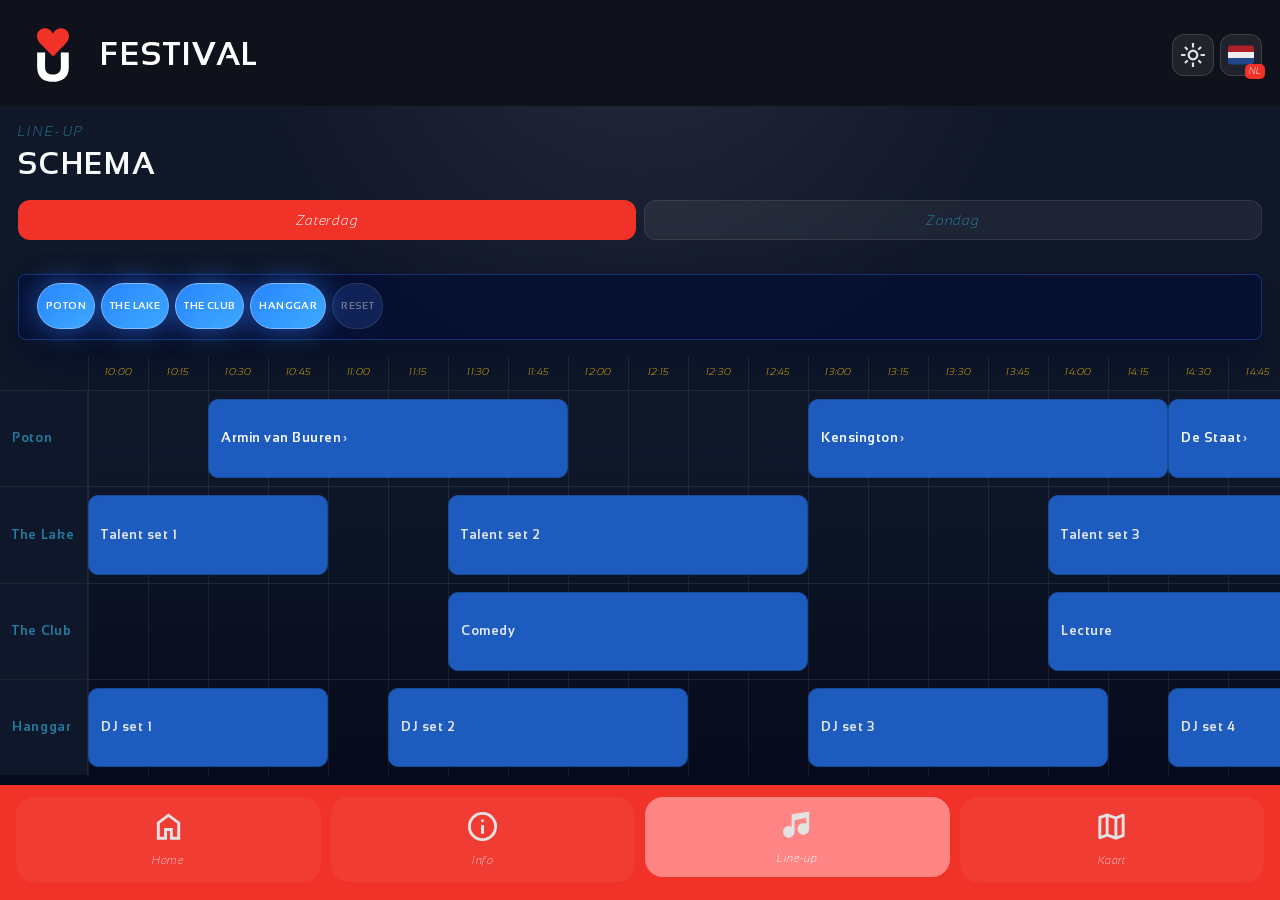
<file: pages/schedule.html>
<!DOCTYPE html>
<html lang="nl" data-theme="dark" data-lang="nl">

<head>
    <meta charset="UTF-8">
    <meta name="viewport" content="width=device-width, initial-scale=1.0, viewport-fit=cover">
    <title>U Festival – Line-up</title>
    <link rel="stylesheet" href="../style.css">
    <link rel="manifest" href="../manifest.json">
    <meta name="theme-color" content="#f03228">
    <meta name="mobile-web-app-capable" content="yes">
    <meta name="apple-mobile-web-app-capable" content="yes">
    <meta name="apple-mobile-web-app-status-bar-style" content="black-translucent">
    <meta name="apple-mobile-web-app-title" content="U Festival">
    <link rel="apple-touch-icon" href="../icons/icon-192.png">
    <link rel="preconnect" href="https://fonts.googleapis.com">
    <link rel="preconnect" href="https://fonts.gstatic.com" crossorigin>
    <link href="https://fonts.googleapis.com/css2?family=Sansation:ital,wght@0,300;0,400;0,700;1,300;1,400;1,700&display=swap" rel="stylesheet">
    <script>
        (function () {
            var t = localStorage.getItem('ufestival-theme') || 'dark';
            var l = localStorage.getItem('ufestival-lang') || 'nl';
            document.documentElement.dataset.theme = t;
            document.documentElement.dataset.lang = l;
            document.documentElement.lang = l === 'nl' ? 'nl' : 'en';
        })();
    </script>
    <style>
        .perf-block.has-link {
            text-decoration: none;
            color: inherit;
            display: flex;
            align-items: center;
            box-sizing: border-box;
        }

        .perf-block.has-link::after {
            content: ' ›';
            opacity: 0.7;
            font-weight: 700;
            margin-left: 2px;
        }

        .perf-block.has-link:hover,
        .perf-block.has-link:active {
            filter: brightness(1.2);
        }

        .schedule-filters {
            display: flex;
            flex-wrap: wrap;
            align-items: center;
            justify-content: space-between;
            gap: 12px;
            padding: 16px 18px;
            margin: 0 18px 16px;
            border-radius: 28px;
            background: rgba(8, 16, 50, 0.96) !important;
            border: 1px solid rgba(36, 115, 255, 0.35) !important;
            box-shadow: 0 24px 42px rgba(3, 10, 36, 0.45) !important;
        }

        .stage-filter-group {
            display: flex;
            flex-wrap: wrap;
            gap: 12px;
            flex: 1;
        }

        .stage-filter-btn,
        .stage-filter-reset-btn {
            appearance: none;
            -webkit-appearance: none;
            padding: 14px 20px;
            min-width: 110px;
            border-radius: 999px;
            border: 1px solid rgba(255, 255, 255, 0.24) !important;
            background: rgba(31, 61, 138, 0.95) !important;
            color: #e8f2ff !important;
            font-family: 'Sansation', sans-serif;
            font-size: 13px;
            font-weight: 700;
            text-transform: uppercase;
            letter-spacing: 0.04em;
            cursor: pointer;
            box-shadow: 0 10px 26px rgba(18, 69, 156, 0.16) !important;
            transition: transform 0.15s ease, background 0.15s ease, border-color 0.15s ease, box-shadow 0.15s ease, color 0.15s ease;
        }

        .stage-filter-btn:hover,
        .stage-filter-reset-btn:hover,
        .stage-filter-btn:focus-visible,
        .stage-filter-reset-btn:focus-visible {
            transform: translateY(-1px);
            background: rgba(69, 119, 236, 0.95);
            border-color: rgba(105, 170, 255, 0.55);
            box-shadow: 0 14px 30px rgba(41, 94, 214, 0.22);
        }

        .stage-filter-btn.active {
            background: linear-gradient(135deg, #2785ff 0%, #3fabff 100%) !important;
            border-color: #82bfff !important;
            color: #fff !important;
            box-shadow: 0 0 28px rgba(49, 126, 255, 0.6) !important;
        }

        .stage-filter-reset-btn {
            background: rgba(255, 255, 255, 0.08);
            color: #d9e5ff;
            border-color: rgba(255, 255, 255, 0.26);
        }

        .stage-filter-reset-btn:disabled {
            opacity: 0.45;
            cursor: default;
            box-shadow: none;
        }

        /* Theme-aware filter button styling */
        [data-theme="light"] .stage-filter-btn,
        [data-theme="light"] .stage-filter-reset-btn {
            background: rgba(240, 245, 250, 0.95) !important;
            color: #1e40af !important;
            border-color: rgba(30, 64, 175, 0.25) !important;
        }

        [data-theme="light"] .stage-filter-btn.active {
            background: linear-gradient(135deg, #2563eb 0%, #3b82f6 100%) !important;
            color: #ffffff !important;
            border-color: #60a5fa !important;
        }

        [data-theme="light"] .stage-filter-reset-btn:disabled {
            background: rgba(200, 210, 220, 0.5) !important;
            color: #64748b !important;
            opacity: 0.6 !important;
        }

        [data-theme="light"] .schedule-filters {
            background: rgba(220, 80, 65, 0.12) !important;
            border-color: rgba(220, 80, 65, 0.3) !important;
            box-shadow: none !important;
        }
    </style>
</head>

<body>
    <div class="app-screen">
        <header class="app-header">
            <div class="header-left">
                <img class="brand-logo" src="../svg_files/logo_white.svg" alt="U Festival logo">
                <span class="title-text">FESTIVAL</span>
            </div>
            <div class="header-right">
                <button class="icon-btn theme-btn" id="theme-toggle" aria-label="Schakel lichte modus">
                    <img src="../svg_files/light_mode.svg" alt="Toggle theme">
                </button>
                <button class="icon-btn lang-btn" id="lang-toggle" data-label="NL" aria-label="Switch to English">
                    <img class="flag-logo" id="flag-icon" src="../svg_files/nederland_flag.svg" alt="NL">
                </button>
            </div>
        </header>

        <main class="schedule-outer">
            <div class="sched-header">
                <span class="section-label" data-i18n="schedule.label">LINE-UP</span>
                <h2 class="section-title" data-i18n="schedule.title">SCHEMA</h2>
            </div>

            <div class="day-toggle-wrap">
                <div class="day-toggle">
                    <button class="day-btn active" data-day="saturday" data-i18n="schedule.saturday">Zaterdag</button>
                    <button class="day-btn" data-day="sunday" data-i18n="schedule.sunday">Zondag</button>
                </div>
            </div>

            <div class="schedule-filters" style="display: flex; flex-wrap: wrap; gap: 6px; padding: 8px 18px 10px; background: rgba(240, 50, 40, 0.15); border: 1px solid rgba(240, 50, 40, 0.25); border-radius: 8px; box-shadow: none;">
                <div class="stage-filter-group" aria-label="Stage filters" style="display: flex; flex-wrap: wrap; gap: 6px;">
                    <button type="button" class="stage-filter-btn active" data-stage="Poton" style="display:inline-flex; align-items:center; justify-content:center; padding: 4px 8px; min-width: 45px; height: 28px; border-radius: 999px; border: 1px solid rgba(255,255,255,0.24); background: rgba(31,61,138,0.95); color: #e8f2ff; font-weight: 700; text-transform: uppercase; letter-spacing: 0.04em; font-size: 10px;">Poton</button>
                    <button type="button" class="stage-filter-btn active" data-stage="The Lake" style="display:inline-flex; align-items:center; justify-content:center; padding: 4px 8px; min-width: 45px; height: 28px; border-radius: 999px; border: 1px solid rgba(255,255,255,0.24); background: rgba(31,61,138,0.95); color: #e8f2ff; font-weight: 700; text-transform: uppercase; letter-spacing: 0.04em; font-size: 10px;">The Lake</button>
                    <button type="button" class="stage-filter-btn active" data-stage="The Club" style="display:inline-flex; align-items:center; justify-content:center; padding: 4px 8px; min-width: 45px; height: 28px; border-radius: 999px; border: 1px solid rgba(255,255,255,0.24); background: rgba(31,61,138,0.95); color: #e8f2ff; font-weight: 700; text-transform: uppercase; letter-spacing: 0.04em; font-size: 10px;">The Club</button>
                    <button type="button" class="stage-filter-btn active" data-stage="Hanggar" style="display:inline-flex; align-items:center; justify-content:center; padding: 4px 8px; min-width: 45px; height: 28px; border-radius: 999px; border: 1px solid rgba(255,255,255,0.24); background: rgba(31,61,138,0.95); color: #e8f2ff; font-weight: 700; text-transform: uppercase; letter-spacing: 0.04em; font-size: 10px;">Hanggar</button>
                    <button type="button" id="stage-filter-reset" class="stage-filter-reset-btn" disabled style="display:inline-flex; align-items:center; justify-content:center; padding: 4px 8px; min-width: 45px; height: 28px; border-radius: 999px; border: 1px solid rgba(255,255,255,0.26); background: rgba(255,255,255,0.08); color: #d9e5ff; font-weight: 700; text-transform: uppercase; letter-spacing: 0.04em; font-size: 10px;">Reset</button>
                </div>
            </div>

            <div class="timeline-scroll" id="timeline-scroll"></div>
        </main>

        <nav class="bottom-nav" aria-label="Navigatie">
            <a href="../index.html" class="nav-item">
                <img class="nav-logo" src="../svg_files/home_logo.svg" alt="Home">
                <span class="nav-label" data-i18n="nav.home">Home</span>
            </a>
            <a href="info.html" class="nav-item">
                <img class="nav-logo" src="../svg_files/info_logo.svg" alt="Info">
                <span class="nav-label" data-i18n="nav.info">Info</span>
            </a>
            <a href="schedule.html" class="nav-item active">
                <img class="nav-logo" src="../svg_files/music_logo.svg" alt="Line-up">
                <span class="nav-label" data-i18n="nav.lineup">Line-up</span>
            </a>
            <a href="map.html" class="nav-item">
                <img class="nav-logo" src="../svg_files/map_logo.svg" alt="Kaart">
                <span class="nav-label" data-i18n="nav.map">Kaart</span>
            </a>
        </nav>
    </div>

    <script>
        // ─── Schedule data ─────────────────────────────────────────────────────────
        const SCHEDULE = {
            saturday: [
                {
                    stage: 'Poton', perfs: [
                        { label: 'Armin van Buuren',  cls: 'poton', left: 2,  width: 6, link: '../artist.html?id=1'  },
                        { label: 'Kensington',        cls: 'poton', left: 12, width: 6, link: '../artist.html?id=3'  },
                        { label: 'De Staat',          cls: 'poton', left: 18, width: 8, link: '../artist.html?id=5'  },
                        { label: 'Navarone',          cls: 'poton', left: 28, width: 7, link: '../artist.html?id=7'  },
                        { label: 'Dotan',             cls: 'poton', left: 38, width: 8, link: '../artist.html?id=8'  },
                        { label: 'Froukje',           cls: 'poton', left: 49, width: 7, link: '../artist.html?id=10' },
                    ]
                },
                {
                    stage: 'The Lake', perfs: [
                        { label: 'Talent set 1', cls: 'lake', left: 0,  width: 4 },
                        { label: 'Talent set 2', cls: 'lake', left: 6,  width: 6 },
                        { label: 'Talent set 3', cls: 'lake', left: 16, width: 6 },
                        { label: 'Talent set 4', cls: 'lake', left: 26, width: 4 },
                        { label: 'Talent set 5', cls: 'lake', left: 34, width: 6 },
                        { label: 'Talent set 6', cls: 'lake', left: 44, width: 6 },
                        { label: 'Talent set 7', cls: 'lake', left: 48, width: 6 },
                    ]
                },
                {
                    stage: 'The Club', perfs: [
                        { label: 'Comedy',       cls: 'club', left: 6,  width: 6 },
                        { label: 'Lecture',      cls: 'club', left: 16, width: 6 },
                        { label: 'Theater',      cls: 'club', left: 26, width: 6 },
                        { label: 'Movie',        cls: 'club', left: 32, width: 7 },
                        { label: 'Performance',  cls: 'club', left: 41, width: 6 },
                        { label: 'Illusioinist', cls: 'club', left: 49, width: 7 },
                    ]
                },
                {
                    stage: 'Hanggar', perfs: [
                        { label: 'DJ set 1', cls: 'hanggar', left: 0,  width: 4 },
                        { label: 'DJ set 2', cls: 'hanggar', left: 5,  width: 5 },
                        { label: 'DJ set 3', cls: 'hanggar', left: 12, width: 5 },
                        { label: 'DJ set 4', cls: 'hanggar', left: 18, width: 6 },
                        { label: 'DJ set 5', cls: 'hanggar', left: 26, width: 6 },
                        { label: 'DJ set 6', cls: 'hanggar', left: 33, width: 6 },
                        { label: 'DJ set 7', cls: 'hanggar', left: 40, width: 7 },
                        { label: 'DJ set 8', cls: 'hanggar', left: 49, width: 7 },
                    ]
                },
            ],
            sunday: [
                {
                    stage: 'Poton', perfs: [
                        { label: 'Martin Garrix',    cls: 'poton', left: 3,  width: 7, link: '../artist.html?id=2'  },
                        { label: 'Within Temptation',cls: 'poton', left: 18, width: 8, link: '../artist.html?id=4'  },
                        { label: "Chef'Special",     cls: 'poton', left: 28, width: 6, link: '../artist.html?id=6'  },
                        { label: 'Eefje de Visser',  cls: 'poton', left: 38, width: 7, link: '../artist.html?id=9'  },
                        { label: 'Spinvis',          cls: 'poton', left: 49, width: 7, link: '../artist.html?id=11' },
                    ]
                },
                {
                    stage: 'The Lake', perfs: [
                        { label: 'Talent set 1', cls: 'lake', left: 0,  width: 4 },
                        { label: 'Talent set 2', cls: 'lake', left: 6,  width: 6 },
                        { label: 'Talent set 3', cls: 'lake', left: 16, width: 6 },
                        { label: 'Talent set 4', cls: 'lake', left: 26, width: 4 },
                        { label: 'Talent set 5', cls: 'lake', left: 34, width: 6 },
                        { label: 'Talent set 6', cls: 'lake', left: 44, width: 6 },
                    ]
                },
                {
                    stage: 'The Club', perfs: [
                        { label: 'Comedy',    cls: 'club', left: 6,  width: 6 },
                        { label: 'Lecture',   cls: 'club', left: 14, width: 6 },
                        { label: 'Theater',   cls: 'club', left: 26, width: 6 },
                        { label: 'Movie',     cls: 'club', left: 32, width: 6 },
                        { label: 'Magic Show',cls: 'club', left: 42, width: 6 },
                    ]
                },
                {
                    stage: 'Hanggar', perfs: [
                        { label: 'DJ set 1', cls: 'hanggar', left: 0,  width: 3 },
                        { label: 'DJ set 2', cls: 'hanggar', left: 4,  width: 5 },
                        { label: 'DJ set 3', cls: 'hanggar', left: 13, width: 6 },
                        { label: 'DJ set 4', cls: 'hanggar', left: 18, width: 6 },
                        { label: 'DJ set 5', cls: 'hanggar', left: 26, width: 6 },
                        { label: 'DJ set 6', cls: 'hanggar', left: 33, width: 5 },
                        { label: 'DJ set 7', cls: 'hanggar', left: 40, width: 7 },
                        { label: 'DJ set 8', cls: 'hanggar', left: 48, width: 8 },
                    ]
                },
            ]
        };

        // ─── Builder ───────────────────────────────────────────────────────────────
        const SLOTS = 56;
        const START_HOUR = 10;

        function buildTimeRuler() {
            const ruler = document.createElement('div');
            ruler.className = 'time-ruler';
            ruler.innerHTML = '<div class="time-ruler-spacer"></div>';
            for (let i = 0; i < SLOTS; i++) {
                const totalMin = START_HOUR * 60 + i * 15;
                const h = String(Math.floor(totalMin / 60)).padStart(2, '0');
                const m = String(totalMin % 60).padStart(2, '0');
                ruler.innerHTML += `<div class="time-tick">${h}:${m}</div>`;
            }
            return ruler;
        }

        function buildStageRow({ stage, perfs }) {
            const row = document.createElement('div');
            row.className = 'stage-row';
            row.dataset.stage = stage;

            const label = document.createElement('div');
            label.className = 'stage-label';
            label.textContent = stage;

            const cells = document.createElement('div');
            cells.className = 'stage-cells';
            cells.innerHTML = '<div class="cell-bg"></div>'.repeat(SLOTS);

            for (const p of perfs) {
                const el = p.link ? document.createElement('a') : document.createElement('div');
                if (p.link) el.href = p.link;
                el.className = `perf-block ${p.cls}${p.link ? ' has-link' : ''}`;
                el.style.cssText = `left:calc(${p.left}*var(--slot)); width:calc(${p.width}*var(--slot))`;
                el.textContent = p.label;
                cells.appendChild(el);
            }

            row.appendChild(label);
            row.appendChild(cells);
            return row;
        }

        function buildDaySchedule(dayId, stages, hidden) {
            const wrap = document.createElement('div');
            wrap.className = 'day-schedule' + (hidden ? ' hidden' : '');
            wrap.id = dayId;

            const grid = document.createElement('div');
            grid.className = 'timeline-grid';
            grid.appendChild(buildTimeRuler());
            stages.forEach(s => grid.appendChild(buildStageRow(s)));

            wrap.appendChild(grid);
            return wrap;
        }

        // ─── Filters ───────────────────────────────────────────────────────────────
        let selectedStage = null;

        function updateStageButtons() {
            const buttons = document.querySelectorAll('.stage-filter-btn');
            buttons.forEach(btn => {
                const stage = btn.dataset.stage;
                const active = !selectedStage || selectedStage === stage;
                btn.classList.toggle('active', active);
                btn.setAttribute('aria-pressed', String(active));
            });
            const resetButton = document.getElementById('stage-filter-reset');
            if (resetButton) {
                resetButton.disabled = !selectedStage;
            }
        }

        function applyScheduleFilters() {
            document.querySelectorAll('.stage-row').forEach(row => {
                const stage = row.dataset.stage;
                const visible = !selectedStage || selectedStage === stage;
                row.style.display = visible ? '' : 'none';
                row.classList.toggle('stage-selected', selectedStage === stage);
            });
            document.querySelectorAll('.day-schedule').forEach(schedule => {
                const visibleRows = Array.from(schedule.querySelectorAll('.stage-row')).some(row => row.style.display !== 'none');
                schedule.style.display = visibleRows ? '' : 'none';
            });
        }

        function setupStageFilters() {
            const buttons = document.querySelectorAll('.stage-filter-btn');
            buttons.forEach(button => {
                button.addEventListener('click', () => {
                    selectedStage = button.dataset.stage;
                    applyScheduleFilters();
                    updateStageButtons();
                });
            });

            const resetButton = document.getElementById('stage-filter-reset');
            if (resetButton) {
                resetButton.addEventListener('click', () => {
                    selectedStage = null;
                    applyScheduleFilters();
                    updateStageButtons();
                });
            }

            updateStageButtons();
        }

        // ─── Render ────────────────────────────────────────────────────────────────
        const container = document.getElementById('timeline-scroll');
        container.appendChild(buildDaySchedule('saturday', SCHEDULE.saturday, false));
        container.appendChild(buildDaySchedule('sunday',   SCHEDULE.sunday,   true));
        setupStageFilters();
        applyScheduleFilters();
    </script>

    <script>
    (function () {
        function updateFilterButtonTheme(theme) {
            const buttons = document.querySelectorAll('.stage-filter-btn, .stage-filter-reset-btn');
            const filterContainer = document.querySelector('.schedule-filters');
            if (theme === 'light') {
                if (filterContainer) {
                    filterContainer.style.background = 'rgba(220, 80, 65, 0.12)';
                    filterContainer.style.borderColor = 'rgba(220, 80, 65, 0.3)';
                    filterContainer.style.boxShadow = 'none';
                }
                buttons.forEach(btn => {
                    btn.style.background = 'rgba(240, 245, 250, 0.95)';
                    btn.style.color = '#1e40af';
                    btn.style.borderColor = 'rgba(30, 64, 175, 0.25)';
                    btn.style.boxShadow = 'none';
                });
                const activeButtons = document.querySelectorAll('.stage-filter-btn.active');
                activeButtons.forEach(btn => {
                    btn.style.background = 'linear-gradient(135deg, #2563eb 0%, #3b82f6 100%)';
                    btn.style.color = '#ffffff';
                    btn.style.borderColor = '#60a5fa';
                    btn.style.boxShadow = 'none';
                });
            } else {
                if (filterContainer) {
                    filterContainer.style.background = 'rgba(240, 50, 40, 0.15)';
                    filterContainer.style.borderColor = 'rgba(240, 50, 40, 0.25)';
                    filterContainer.style.boxShadow = 'none';
                }
                buttons.forEach(btn => {
                    btn.style.background = 'rgba(31,61,138,0.95)';
                    btn.style.color = '#e8f2ff';
                    btn.style.borderColor = 'rgba(255,255,255,0.24)';
                    btn.style.boxShadow = 'none';
                });
                const activeButtons = document.querySelectorAll('.stage-filter-btn.active');
                activeButtons.forEach(btn => {
                    btn.style.background = 'linear-gradient(135deg, #2785ff 0%, #3fabff 100%)';
                    btn.style.color = '#fff';
                    btn.style.borderColor = '#82bfff';
                    btn.style.boxShadow = 'none';
                });
            }
        }

        function syncFlag(lang) {
            var flagIcon = document.getElementById('flag-icon');
            if (flagIcon) { 
                flagIcon.src = lang === 'en' ? '../svg_files/uk_flag.svg' : '../svg_files/nederland_flag.svg'; 
                flagIcon.alt = lang === 'en' ? 'EN' : 'NL'; 
            }
            var langBtn = document.getElementById('lang-toggle');
            if (langBtn) {
                langBtn.dataset.label = lang === 'en' ? 'EN' : 'NL';
                langBtn.setAttribute('aria-label', lang === 'en' ? 'Schakel naar Nederlands' : 'Switch to English');
            }
        }

        document.addEventListener('DOMContentLoaded', function () {
            var lang = document.documentElement.dataset.lang || 'nl';
            syncFlag(lang);
            var theme = document.documentElement.dataset.theme || 'dark';
            updateFilterButtonTheme(theme);

            var themeBtn = document.getElementById('theme-toggle');
            if (themeBtn) {
                themeBtn.addEventListener('click', function () {
                    var newTheme = document.documentElement.dataset.theme === 'dark' ? 'light' : 'dark';
                    updateFilterButtonTheme(newTheme);
                });
            }

            var langBtn = document.getElementById('lang-toggle');
            if (langBtn) {
                langBtn.addEventListener('click', function () {
                    var newLang = document.documentElement.dataset.lang === 'en' ? 'nl' : 'en';
                    syncFlag(newLang);
                });
            }

            new MutationObserver(function () {
                syncFlag(document.documentElement.dataset.lang || 'nl');
            }).observe(document.documentElement, { attributes: true, attributeFilter: ['data-lang'] });
        });
    })();
    </script>
    <script src="../app.js"></script>
</body>

</html>
</file>
<file: style.css>
* {
    box-sizing: border-box;
    margin: 0;
    padding: 0;
}

/* ── Theme tokens ─────────────────────────────────────── */
:root {
    font-family: 'Sansation', sans-serif;

    /* Dark (default) */
    --body-bg: radial-gradient(circle at top, rgba(255, 255, 255, 0.08), transparent 35%),
        linear-gradient(180deg, #111827 0%, #0f172a 50%, #020617 100%);
    --header-bg: #0f111b;
    --title-color: #ffffff;
    --card-bg: #0f172a;
    --card-border: #1e293b;
    --hero-bg: #111827;
    --hero-border: #1f2937;
    --hero-title: #f8fafc;
    --hero-label: #94a3b8;
    --text-primary: #f8fafc;
    --text-secondary: #cbd5e1;
    --text-muted: #E3B505;
    --text-subtle: #247BA0;
    --divider: rgba(255, 255, 255, 0.08);
    --artist-bg: rgba(255, 255, 255, 0.05);
    --artist-border: rgba(255, 255, 255, 0.07);
    --day-btn-bg: rgba(255, 255, 255, 0.06);
    --day-btn-border: rgba(255, 255, 255, 0.08);
    --day-btn-color: #247BA0;
    --icon-filter: invert(1);
}

html[data-theme="light"] {
    --body-bg: #e2e8f0;
    --header-bg: #0f111b;
    --title-color: #ffffff;
    --card-bg: #f8fafc;
    --card-border: #cbd5e1;
    --hero-bg: #f8fafc;
    --hero-border: #cbd5e1;
    --hero-title: #0f172a;
    --hero-label: #64748b;
    --text-primary: #0f1720;
    --text-secondary: #475569;
    --text-muted: #6b7280;
    --text-subtle: #334155;
    --divider: rgba(15, 23, 42, 0.08);
    --artist-bg: #f8fafc;
    --artist-border: rgba(15, 23, 42, 0.08);
    --day-btn-bg: #f1f5f9;
    --day-btn-border: rgba(15, 23, 42, 0.10);
    --day-btn-color: #1a6080;
    --icon-filter: invert(1);
}

html,
body {
    position: fixed;
    top: 0;
    left: 0;
    right: 0;
    bottom: 0;
    overflow: hidden;
    height: 100%;
}

body {
    min-height: 100vh;
    background: var(--body-bg);
    color: var(--text-primary);
    font-family: 'Sansation', sans-serif;
    font-weight: 400;
    font-size: 15px;
    line-height: 1.6;
    transition: background 0.35s ease, color 0.25s ease;
    opacity: 1;
    transition: opacity 0.22s ease, background 0.35s ease, color 0.25s ease;
}

body,
button,
a {
    font-family: inherit;
}

button,
a {
    outline: none;
    border: none;
}

a {
    text-decoration: none;
}

/* ── App shell ────────────────────────────────────────── */
.app-screen {
    position: fixed;
    top: 0;
    left: 0;
    right: 0;
    bottom: 0;
    display: flex;
    flex-direction: column;
    background: transparent;
    overflow: hidden;
}

.app-header {
    flex-shrink: 0;
    display: flex;
    justify-content: space-between;
    align-items: center;
    padding: 20px 18px 16px;
    background: var(--header-bg);
    transition: background 0.35s ease;
}

.header-left {
    display: flex;
    align-items: center;
    gap: 12px;
}

.brand-logo {
    width: 70px;
    height: 70px;
    border-radius: 14px;
    padding: 8px;
    object-fit: contain;
}

.title-text {
    font-family: 'Sansation', sans-serif;
    color: var(--title-color);
    font-size: 32px;
    font-weight: 700;
    letter-spacing: 0.06em;
}

.header-right {
    display: flex;
    align-items: center;
    gap: 6px;
}

/* ── Header icon buttons ──────────────────────────────── */
.icon-btn {
    width: 42px;
    height: 42px;
    border-radius: 12px;
    background: rgba(255, 255, 255, 0.08);
    border: 1px solid rgba(255, 255, 255, 0.12);
    display: flex;
    align-items: center;
    justify-content: center;
    cursor: pointer;
    transition: background 0.18s ease, transform 0.15s ease;
    position: relative;
    padding: 0;
}

.icon-btn:hover {
    background: rgba(255, 255, 255, 0.14);
    transform: scale(1.06);
}

.icon-btn:active {
    transform: scale(0.96);
}

/* Lang badge overlay */
.icon-btn.lang-btn::after {
    content: attr(data-label);
    position: absolute;
    bottom: -4px;
    right: -4px;
    font-family: 'Sansation', sans-serif;
    font-size: 9px;
    font-weight: 300;
    font-style: italic;
    background: #f03228;
    color: #fff;
    border-radius: 5px;
    padding: 1px 4px;
    line-height: 1.4;
    pointer-events: none;
}

/* Theme-active ring */
.icon-btn.theme-btn.is-light {
    background: rgba(255, 255, 255, 0.22);
    box-shadow: 0 0 0 2px rgba(255, 255, 255, 0.4);
}

/* ── Main content ─────────────────────────────────────── */
.wireframe-body {
    flex: 1;
    min-height: 0;
    padding: 20px 18px 16px;
    display: grid;
    gap: 18px;
}


.wireframe-card {
    border-radius: 26px;
    background: var(--card-bg);
    border: 1px solid var(--card-border);
    min-height: 100px;
    transition: background 0.35s ease, border-color 0.35s ease;
}

.hero-card {
    min-height: 240px;
    background: var(--hero-bg);
    border: 1px solid var(--hero-border);
    display: flex;
    flex-direction: column;
    justify-content: center;
    align-items: center;
    gap: 10px;
    padding: 28px 20px;
    text-align: center;
}

.hero-label {
    display: block;
    font-size: 14px;
    color: var(--hero-label);
    letter-spacing: 0.2em;
    text-transform: uppercase;
}

.hero-card h1 {
    font-size: 32px;
    line-height: 1.05;
    letter-spacing: 0.12em;
    color: var(--hero-title);
    margin-top: 6px;
}

.empty-card {
    min-height: 140px;
    background: var(--hero-bg);
    border: 1px solid var(--hero-border);
}

/* ── Bottom nav ───────────────────────────────────────── */
.bottom-nav {
    flex-shrink: 0;
    display: grid;
    grid-template-columns: repeat(4, minmax(0, 1fr));
    gap: 10px;
    padding: 12px 16px calc(18px + env(safe-area-inset-bottom));
    background: #f03228;
}

.bottom-nav a.nav-item {
    text-decoration: none;
}

.nav-item {
    display: flex;
    flex-direction: column;
    align-items: center;
    justify-content: center;
    gap: 6px;
    padding: 12px 0;
    border-radius: 18px;
    background: rgba(255, 255, 255, 0.05);
    color: #cbd5e1;
    font-size: 12px;
    cursor: pointer;
    transition: background 0.2s ease;
}

.nav-item.active {
    background: #ff8484;
    color: #ffffff;
    height: 80px;
}

.nav-label {
    font-family: 'Sansation', sans-serif;
    font-size: 11px;
    font-weight: 300;
    font-style: italic;
    color: rgba(255, 255, 255, 0.7);
    letter-spacing: 0.04em;
    margin-top: 2px;
}

.nav-item.active .nav-label {
    color: #ffffff;
}

/* ── Page transitions ─────────────────────────────────── */
body.page-enter {
    opacity: 0;
}

body.page-enter-active {
    opacity: 1;
}

body.page-exit {
    opacity: 0;
}

/* ── Scrollable body ──────────────────────────────────── */
.scrollable-body {
    overflow-y: auto;
    -webkit-overflow-scrolling: touch;
}

/* ── Content card ─────────────────────────────────────── */
.content-card {
    min-height: unset;
    padding: 28px 22px 32px;
    display: flex;
    flex-direction: column;
    gap: 0;
    background: var(--card-bg);
    border: 1px solid var(--card-border);
}

.section-label {
    display: block;
    font-family: 'Sansation', sans-serif;
    font-size: 13px;
    font-weight: 300;
    font-style: italic;
    color: var(--text-subtle);
    letter-spacing: 0.18em;
    text-transform: uppercase;
    margin-bottom: 4px;
}

.section-title {
    font-family: 'Sansation', sans-serif;
    font-size: 30px;
    font-weight: 700;
    color: var(--text-primary);
    letter-spacing: 0.06em;
    margin-bottom: 20px;
    line-height: 1.1;
}

.content-card p {
    font-family: 'Sansation', sans-serif;
    font-size: 15px;
    font-weight: 400;
    line-height: 1.75;
    color: var(--text-secondary);
    margin-bottom: 16px;
}

html[data-theme="light"] .section-title {
    color: #1a6080;
}
.info-block {
    display: flex;
    flex-direction: column;
    gap: 3px;
    padding: 14px 0;
    border-top: 1px solid var(--divider);
    transition: border-color 0.35s ease;
}

.info-block:last-child {
    border-bottom: 1px solid var(--divider);
}

.info-block-label {
    font-family: 'Sansation', sans-serif;
    font-size: 11px;
    font-weight: 300;
    font-style: italic;
    letter-spacing: 0.18em;
    color: var(--text-muted);
    text-transform: uppercase;
}

.info-block-value {
    font-family: 'Sansation', sans-serif;
    font-size: 17px;
    font-weight: 700;
    color: #f03228;
}

/* ── Day toggle ───────────────────────────────────────── */
.day-toggle {
    display: flex;
    gap: 8px;
    margin-bottom: 20px;
}

.day-btn {
    flex: 1;
    padding: 11px 0;
    border-radius: 12px;
    font-family: 'Sansation', sans-serif;
    font-size: 14px;
    font-weight: 300;
    font-style: italic;
    letter-spacing: 0.05em;
    background: var(--day-btn-bg);
    color: var(--day-btn-color);
    cursor: pointer;
    border: 1px solid var(--day-btn-border);
    transition: background 0.18s ease, color 0.18s ease, border-color 0.18s ease;
}

.day-btn.active {
    background: #f03228;
    color: #ffffff;
    border-color: transparent;
}

/* ── Schedule rows ────────────────────────────────────── */
.schedule-period-label {
    display: block;
    font-size: 10px;
    letter-spacing: 0.2em;
    color: var(--text-muted);
    text-transform: uppercase;
    margin: 14px 0 8px;
}

.artist-card {
    display: flex;
    align-items: center;
    gap: 14px;
    padding: 14px 16px;
    border-radius: 14px;
    background: var(--artist-bg);
    border: 1px solid var(--artist-border);
    margin-bottom: 8px;
    transition: background 0.35s ease, border-color 0.35s ease;
}

.artist-card.featured {
    background: rgba(240, 50, 40, 0.12);
    border-color: rgba(240, 50, 40, 0.3);
}

.artist-time {
    font-size: 12px;
    color: var(--text-muted);
    min-width: 38px;
    font-variant-numeric: tabular-nums;
}

.artist-name {
    font-family: "Sansation", sans-serif;
    font-size: 15px;
    font-weight: 700;
    color: #247BA0;
    letter-spacing: 0.06em;
}

.artist-card.featured .artist-name {
    color: #fca5a5;
}

.day-schedule.hidden {
    display: none;
}

/* ── Map page ─────────────────────────────────────────── */
.map-body {
    display: flex;
    flex-direction: column;
    gap: 14px;
}

.map-card {
    flex: 1;
    min-height: 360px;
    padding: 0;
    overflow: hidden;
    background: var(--card-bg);
    border: 1px solid var(--card-border);
}

.festival-map-svg {
    width: 100%;
    height: 100%;
    display: block;
}

.legend-card {
    min-height: unset;
    padding: 14px 18px;
    display: flex;
    gap: 20px;
    align-items: center;
    background: var(--card-bg);
    border: 1px solid var(--card-border);
}

.legend-item {
    display: flex;
    align-items: center;
    gap: 8px;
}

.legend-dot {
    width: 10px;
    height: 10px;
    border-radius: 50%;
    flex-shrink: 0;
}

.dot-red {
    background: #f03228;
}

.dot-gray {
    background: #c8c8c8;
}

.legend-text {
    font-size: 12px;
    color: #247BA0;
    transition: color 0.35s ease;
}

/* ── Images & icons ───────────────────────────────────── */
img,
.nav-logo {
    width: 35px;
    height: 35px;
    object-fit: contain;
}

.icon-btn img {
    width: 26px;
    height: 26px;
}

.flag-logo {
    width: 26px;
    height: 26px;
    border-radius: 3px;
    object-fit: cover;
}

.flag-emoji {
    font-size: 20px;
    line-height: 1;
    display: block;
    user-select: none;
}

/* ── Responsive ───────────────────────────────────────── */
@media (max-width: 420px) {
    .hero-card {
        padding: 24px 16px;
    }

    .hero-card h1 {
        font-size: 28px;
    }

    .wireframe-body {
        padding: 18px 16px 14px;
        gap: 14px;
    }

    .bottom-nav {
        padding: 12px 16px 18px;
        gap: 8px;
    }
}

/* ── PWA install / update banner ─────────────────────── */
#pwa-banner {
    position: fixed;
    bottom: -80px;
    left: 50%;
    transform: translateX(-50%);
    width: calc(100% - 32px);
    max-width: 420px;
    background: #1e293b;
    border: 1px solid rgba(255, 255, 255, 0.12);
    border-radius: 18px;
    padding: 14px 16px;
    display: flex;
    align-items: center;
    justify-content: space-between;
    gap: 12px;
    box-shadow: 0 8px 32px rgba(0, 0, 0, 0.4);
    z-index: 9999;
    transition: bottom 0.3s cubic-bezier(0.34, 1.56, 0.64, 1);
}

html[data-theme="light"] #pwa-banner {
    background: #ffffff;
    border-color: rgba(15, 23, 42, 0.12);
    box-shadow: 0 8px 32px rgba(0, 0, 0, 0.15);
}

#pwa-banner.pwa-banner-show {
    bottom: 100px;
    /* sits above bottom-nav */
}

.pwa-banner-msg {
    font-family: 'Sansation', sans-serif;
    font-size: 14px;
    font-weight: 300;
    font-style: italic;
    color: var(--text-primary);
    flex: 1;
}

.pwa-banner-actions {
    display: flex;
    align-items: center;
    gap: 8px;
    flex-shrink: 0;
}

.pwa-banner-btn {
    padding: 8px 14px;
    border-radius: 10px;
    background: #f03228;
    color: #ffffff;
    font-family: 'Sansation', sans-serif;
    font-size: 13px;
    font-weight: 300;
    font-style: italic;
    cursor: pointer;
    border: none;
    transition: background 0.15s ease;
}

.pwa-banner-btn:hover {
    background: #d92b23;
}

.pwa-banner-close {
    width: 28px;
    height: 28px;
    border-radius: 8px;
    background: rgba(255, 255, 255, 0.06);
    color: var(--text-muted);
    font-size: 11px;
    cursor: pointer;
    border: none;
    display: flex;
    align-items: center;
    justify-content: center;
    transition: background 0.15s ease;
}

.pwa-banner-close:hover {
    background: rgba(255, 255, 255, 0.12);
}



/* ── Timeline variabelen ── */
:root {
    --slot: 60px;
    --stage-w: 88px;
}

/* ── Hoofd layout ── */
.schedule-outer {
    flex: 1;
    overflow: hidden;
    display: flex;
    flex-direction: column;
    padding: 16px 0 10px;
    min-height: 0;
}

.sched-header {
    padding: 0 18px;
    flex-shrink: 0;
}

.day-toggle-wrap {
    padding: 0 18px 14px;
    flex-shrink: 0;
}

.schedule-filters {
    display: flex;
    flex-wrap: wrap;
    align-items: center;
    gap: 10px;
    padding: 14px 18px 18px;
    margin-bottom: 4px;
    border-radius: 28px;
    background: rgba(6, 18, 44, 0.95);
    border: 1px solid rgba(35, 100, 255, 0.22);
    box-shadow: 0 18px 34px rgba(7, 18, 44, 0.45);
}

.stage-filter-group {
    display: flex;
    flex-wrap: wrap;
    gap: 10px;
    flex: 1;
}

.stage-filter-btn,
.stage-filter-reset-btn {
    padding: 14px 20px;
    border-radius: 999px;
    border: 1px solid rgba(255, 255, 255, 0.22);
    background: rgba(255, 255, 255, 0.08);
    color: #e8f2ff;
    font-family: 'Sansation', sans-serif;
    font-size: 14px;
    font-weight: 700;
    cursor: pointer;
    min-height: 46px;
    min-width: 112px;
    letter-spacing: 0.03em;
    text-transform: uppercase;
    box-shadow: inset 0 0 0 1px rgba(255,255,255,0.08);
    transition: transform 0.15s ease, background 0.15s ease, border-color 0.15s ease, box-shadow 0.15s ease, color 0.15s ease;
}

.stage-filter-btn:hover,
.stage-filter-reset-btn:hover,
.stage-filter-btn:focus-visible,
.stage-filter-reset-btn:focus-visible {
    transform: translateY(-2px);
    background: rgba(255, 255, 255, 0.16);
    border-color: rgba(255, 255, 255, 0.32);
}

.stage-filter-btn.active {
    background: linear-gradient(135deg, #1970ff 0%, #4ea5ff 100%);
    border-color: #5fa7ff;
    color: #ffffff;
    box-shadow: 0 0 26px rgba(38, 126, 255, 0.45);
}

.stage-filter-reset-btn {
    min-width: 96px;
}

.stage-filter-reset-btn:disabled {
    opacity: 0.5;
    cursor: default;
}

.stage-row.stage-selected .stage-label {
    color: #e2f1ff;
    background: rgba(22, 92, 212, 0.13);
    border-right-color: rgba(29, 116, 245, 0.35);
    box-shadow: inset 0 0 0 1px rgba(29, 116, 245, 0.18), 0 0 16px rgba(25, 117, 246, 0.2);
}

/* ── Alleen de tijdlijn scrollt horizontaal ── */
.timeline-scroll {
    overflow-x: auto;
    overflow-y: hidden;
    -webkit-overflow-scrolling: touch;
    flex: 1;
    min-height: 0;
    display: flex;
    flex-direction: column;
    scrollbar-width: thin;
    scrollbar-color: rgba(240, 50, 40, 0.4) transparent;
}

.timeline-scroll::-webkit-scrollbar {
    height: 4px;
}

.timeline-scroll::-webkit-scrollbar-thumb {
    background: rgba(240, 50, 40, 0.5);
    border-radius: 2px;
}

.timeline-scroll::-webkit-scrollbar-track {
    background: transparent;
}

/* ── Brede grid ── */
.timeline-grid {
    width: calc(var(--stage-w) + 56 * var(--slot));
    height: 100%;
    display: flex;
    flex-direction: column;
    padding-bottom: 0;
}

/* ── Tijdlijn ruler ── */
.time-ruler {
    display: flex;
    height: 34px;
    flex-shrink: 0;
}

.time-ruler-spacer {
    width: var(--stage-w);
    flex-shrink: 0;
}

.time-tick {
    width: var(--slot);
    flex-shrink: 0;
    font-family: 'Sansation', sans-serif;
    font-size: 10px;
    font-weight: 300;
    font-style: italic;
    color: var(--text-muted);
    letter-spacing: 0.03em;
    padding-top: 8px;
    text-align: center;
    border-left: 1px solid var(--divider);
}

/* ── Stage rijen ── */
.stage-row {
    display: flex;
    flex: 1;
    min-height: 60px;
    border-top: 1px solid var(--divider);
    position: relative;
}

/* Stage naam blijft plakken bij scrollen */
.stage-label {
    width: var(--stage-w);
    flex-shrink: 0;
    display: flex;
    align-items: center;
    padding: 0 12px;
    font-family: 'Sansation', sans-serif;
    font-size: 13px;
    font-weight: 700;
    color: #247BA0;
    letter-spacing: 0.05em;
    background: var(--card-bg);
    border-right: 1px solid var(--divider);
    position: sticky;
    left: 0;
    z-index: 2;
}

/* Achtergrond cellen */
.stage-cells {
    flex: 1;
    display: flex;
    position: relative;
}

.cell-bg {
    width: var(--slot);
    flex-shrink: 0;
    border-left: 1px solid var(--divider);
    height: 100%;
}

/* ── Artiest blokken ── */
.perf-block {
    position: absolute;
    top: 8px;
    height: calc(100% - 16px);
    border-radius: 10px;
    display: flex;
    align-items: center;
    padding: 0 12px;
    font-family: 'Sansation', sans-serif;
    font-size: 13px;
    font-weight: 700;
    letter-spacing: 0.04em;
    white-space: nowrap;
    overflow: hidden;
    text-overflow: ellipsis;
    box-sizing: border-box;
}

/* Kleuren per podium */
.perf-block {
    transition: filter 0.15s ease, transform 0.12s ease;
    cursor: default;
}

.perf-block:hover {
    filter: brightness(1.15);
    transform: translateY(-1px);
}

.perf-block.poton,
.perf-block.lake,
.perf-block.club,
.perf-block.hanggar {
    background: #1e5bbf;
    border: 1px solid #174d98;
    color: #e2e8f0;
}

.perf-block.poton::after,
.perf-block.lake::after,
.perf-block.club::after,
.perf-block.hanggar::after {
    color: inherit;
}

html[data-theme="light"] .perf-block.poton,
html[data-theme="light"] .perf-block.lake,
html[data-theme="light"] .perf-block.club,
html[data-theme="light"] .perf-block.hanggar {
    background: #1e5bbf;
    border: 1px solid #174d98;
    color: #f8fafc;
}

/* ── Info reach blocks ── */
.info-reach-block {
    display: flex;
    gap: 14px;
    padding: 14px 0;
    border-top: 1px solid var(--divider);
    transition: border-color 0.35s ease;
}

.info-reach-block:last-of-type {
    border-bottom: 1px solid var(--divider);
}

.info-reach-icon {
    font-size: 22px;
    flex-shrink: 0;
    width: 32px;
    text-align: center;
    padding-top: 2px;
}

.info-reach-block .info-block-label {
    display: block;
    margin-bottom: 4px;
}

.info-reach-block p {
    margin-bottom: 0;
    font-family: 'Sansation', sans-serif;
    font-size: 15px;
    font-weight: 400;
    line-height: 1.65;
}

/* ── Shuttle time chips ── */
.shuttle-times {
    display: flex;
    flex-direction: column;
    gap: 6px;
    margin-top: 8px;
}

.shuttle-chip {
    display: inline-flex;
    align-items: center;
    background: rgba(240, 50, 40, 0.12);
    border: 1px solid rgba(240, 50, 40, 0.25);
    color: #E3B505;
    font-family: 'Sansation', sans-serif;
    font-size: 12px;
    font-weight: 300;
    font-style: italic;
    letter-spacing: 0.04em;
    padding: 5px 10px;
    border-radius: 8px;
    width: fit-content;
}

html[data-theme="light"] .shuttle-chip {
    background: rgba(240, 50, 40, 0.08);
    color: #c0201a;
}

/* ── FAQ items ── */
.faq-item {
    padding: 16px 0;
    border-top: 1px solid var(--divider);
}

.faq-item:last-child {
    border-bottom: 1px solid var(--divider);
}

.faq-q {
    font-family: 'Sansation', sans-serif;
    font-size: 16px;
    font-weight: 700;
    color: #247BA0;
    margin-bottom: 8px;
    letter-spacing: 0.02em;
}

.faq-item p {
    margin-bottom: 0;
    font-family: 'Sansation', sans-serif;
    font-size: 15px;
    font-weight: 400;
    line-height: 1.7;
}

/* ── Golden GLU card ── */
.golden-glu-card {
    border-color: rgba(234, 179, 8, 0.3) !important;
    background: rgba(234, 179, 8, 0.06) !important;
}

.golden-glu-card .section-title {
    color: #fbbf24;
}

.golden-glu-card .info-block {
    border-color: rgba(234, 179, 8, 0.2);
}

.golden-glu-card .info-block-value {
    color: #fbbf24;
}

/* ── Dag schema wrapper — zelfde klasse als app.js verwacht ── */
.day-schedule {
    display: flex;
    flex-direction: column;
    flex: 1;
    height: 100%;
}

.day-schedule.hidden {
    display: none;
}

/* ── Home news section ────────────────────────────────── */
.news-section {
    padding: 0 4px;
}

.news-section .section-label {
    margin-bottom: 2px;
}

.news-section .section-title {
    margin-bottom: 16px;
    font-size: 24px;
}

/* Empty state */
.news-empty-state {
    display: flex;
    flex-direction: column;
    align-items: center;
    justify-content: center;
    text-align: center;
    padding: 36px 20px 40px;
    background: var(--card-bg);
    border: 1px solid var(--card-border);
    border-radius: 26px;
    gap: 8px;
    transition: background 0.35s ease, border-color 0.35s ease;
}

.news-empty-icon {
    font-size: 36px;
    margin-bottom: 4px;
    opacity: 0.6;
}

.news-empty-title {
    font-family: 'Sansation', sans-serif;
    font-size: 16px;
    font-weight: 700;
    color: #247BA0;
    margin: 0;
}

.news-empty-sub {
    font-family: 'Sansation', sans-serif;
    font-size: 14px;
    font-weight: 400;
    color: #E3B505;
    line-height: 1.6;
    margin: 0;
    max-width: 260px;
}

/* News cards (gebruikt zodra er content is) */
.news-card {
    background: var(--card-bg);
    border: 1px solid var(--card-border);
    border-radius: 18px;
    padding: 14px 16px;
    margin-bottom: 10px;
    transition: background 0.35s ease, border-color 0.35s ease;
}

.news-card--highlight {
    background: rgba(240, 50, 40, 0.08);
    border-color: rgba(240, 50, 40, 0.25);
}

.news-card-meta {
    display: flex;
    align-items: center;
    gap: 8px;
    margin-bottom: 8px;
}

.news-tag {
    font-family: 'Sansation', sans-serif;
    font-size: 10px;
    font-weight: 300;
    font-style: italic;
    letter-spacing: 0.08em;
    padding: 3px 8px;
    border-radius: 6px;
    text-transform: uppercase;
}

.news-tag--melding {
    background: rgba(234, 179, 8, 0.15);
    border: 1px solid rgba(234, 179, 8, 0.3);
    color: #fbbf24;
}

.news-tag--nieuws {
    background: rgba(240, 50, 40, 0.15);
    border: 1px solid rgba(240, 50, 40, 0.3);
    color: #fca5a5;
}

html[data-theme="light"] .news-tag--melding {
    color: #b45309;
}

html[data-theme="light"] .news-tag--nieuws {
    color: #c0201a;
}

.news-time {
    font-family: 'Sansation', sans-serif;
    font-size: 11px;
    font-weight: 300;
    font-style: italic;
    color: var(--text-muted);
    margin-left: auto;
}

.news-card-body {
    font-family: 'Sansation', sans-serif;
    font-size: 15px;
    font-weight: 400;
    color: var(--text-secondary);
    line-height: 1.6;
    margin: 0;
}
</file>
